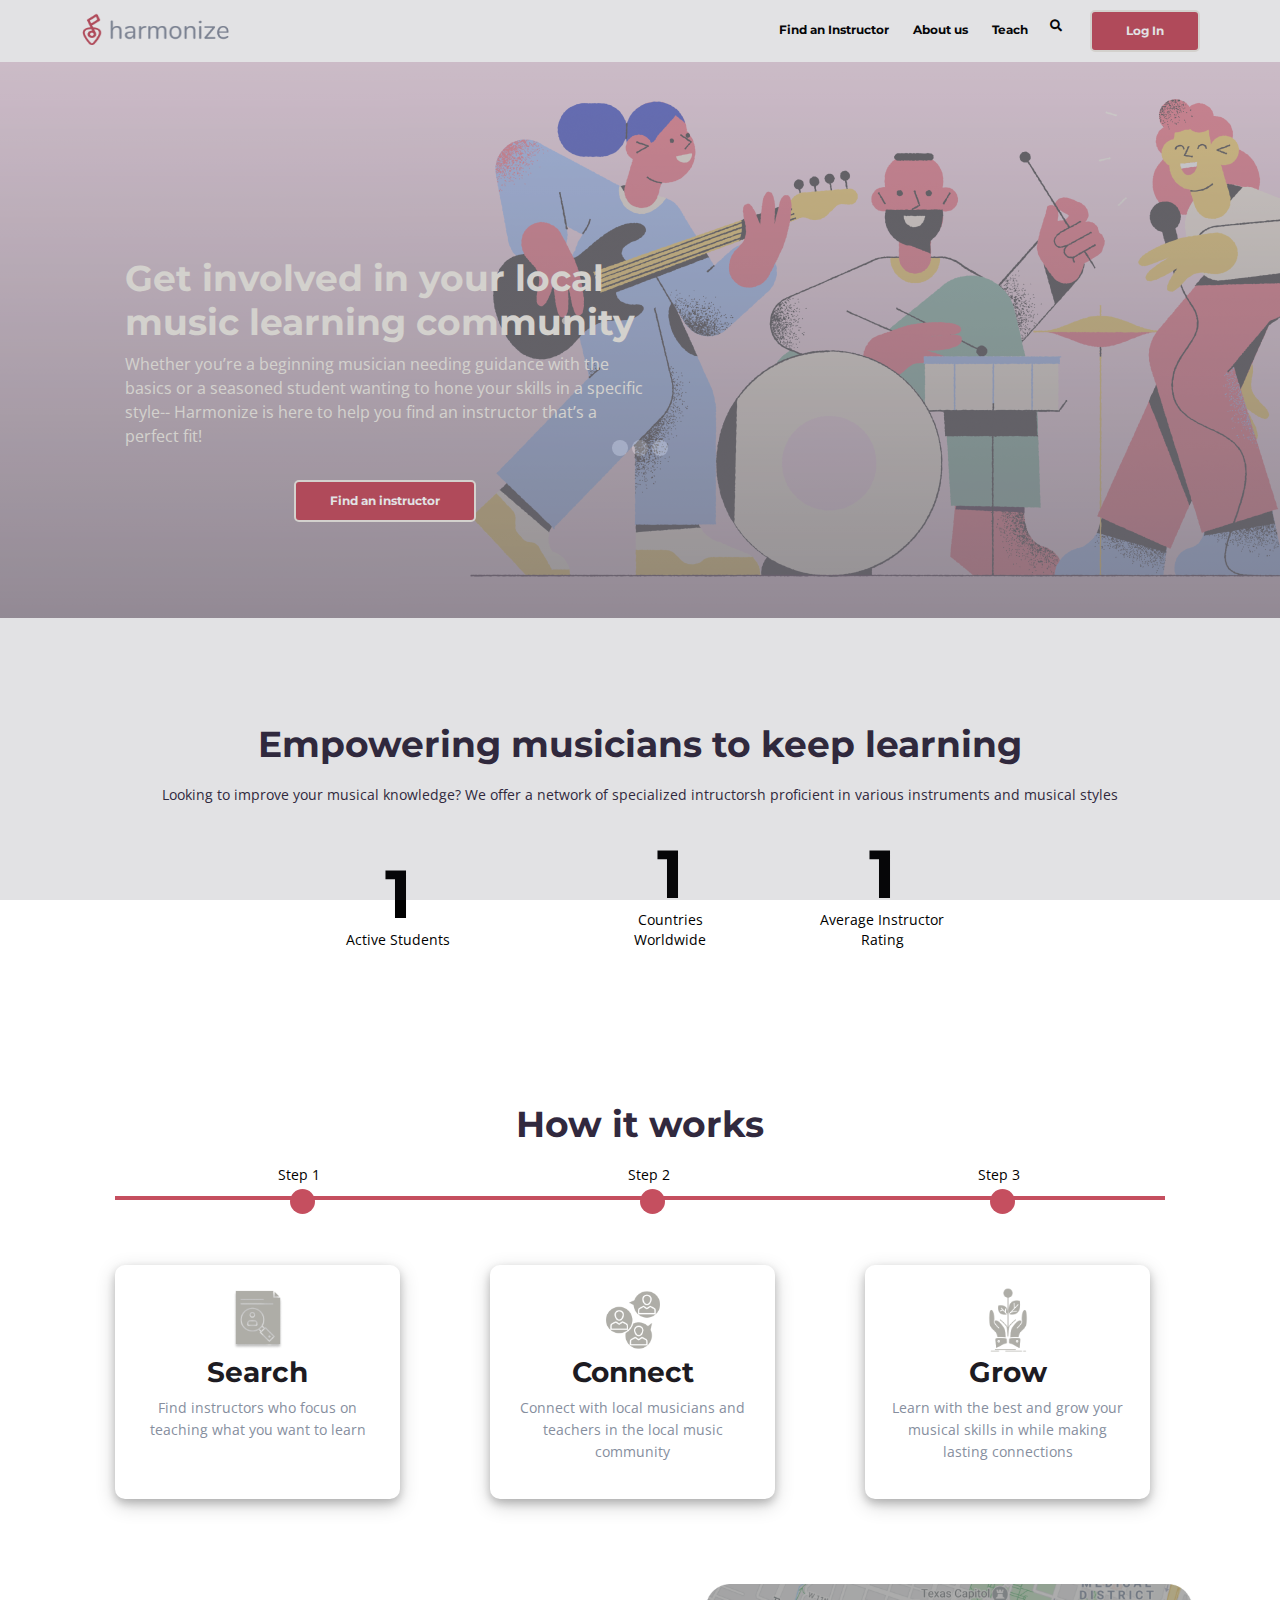
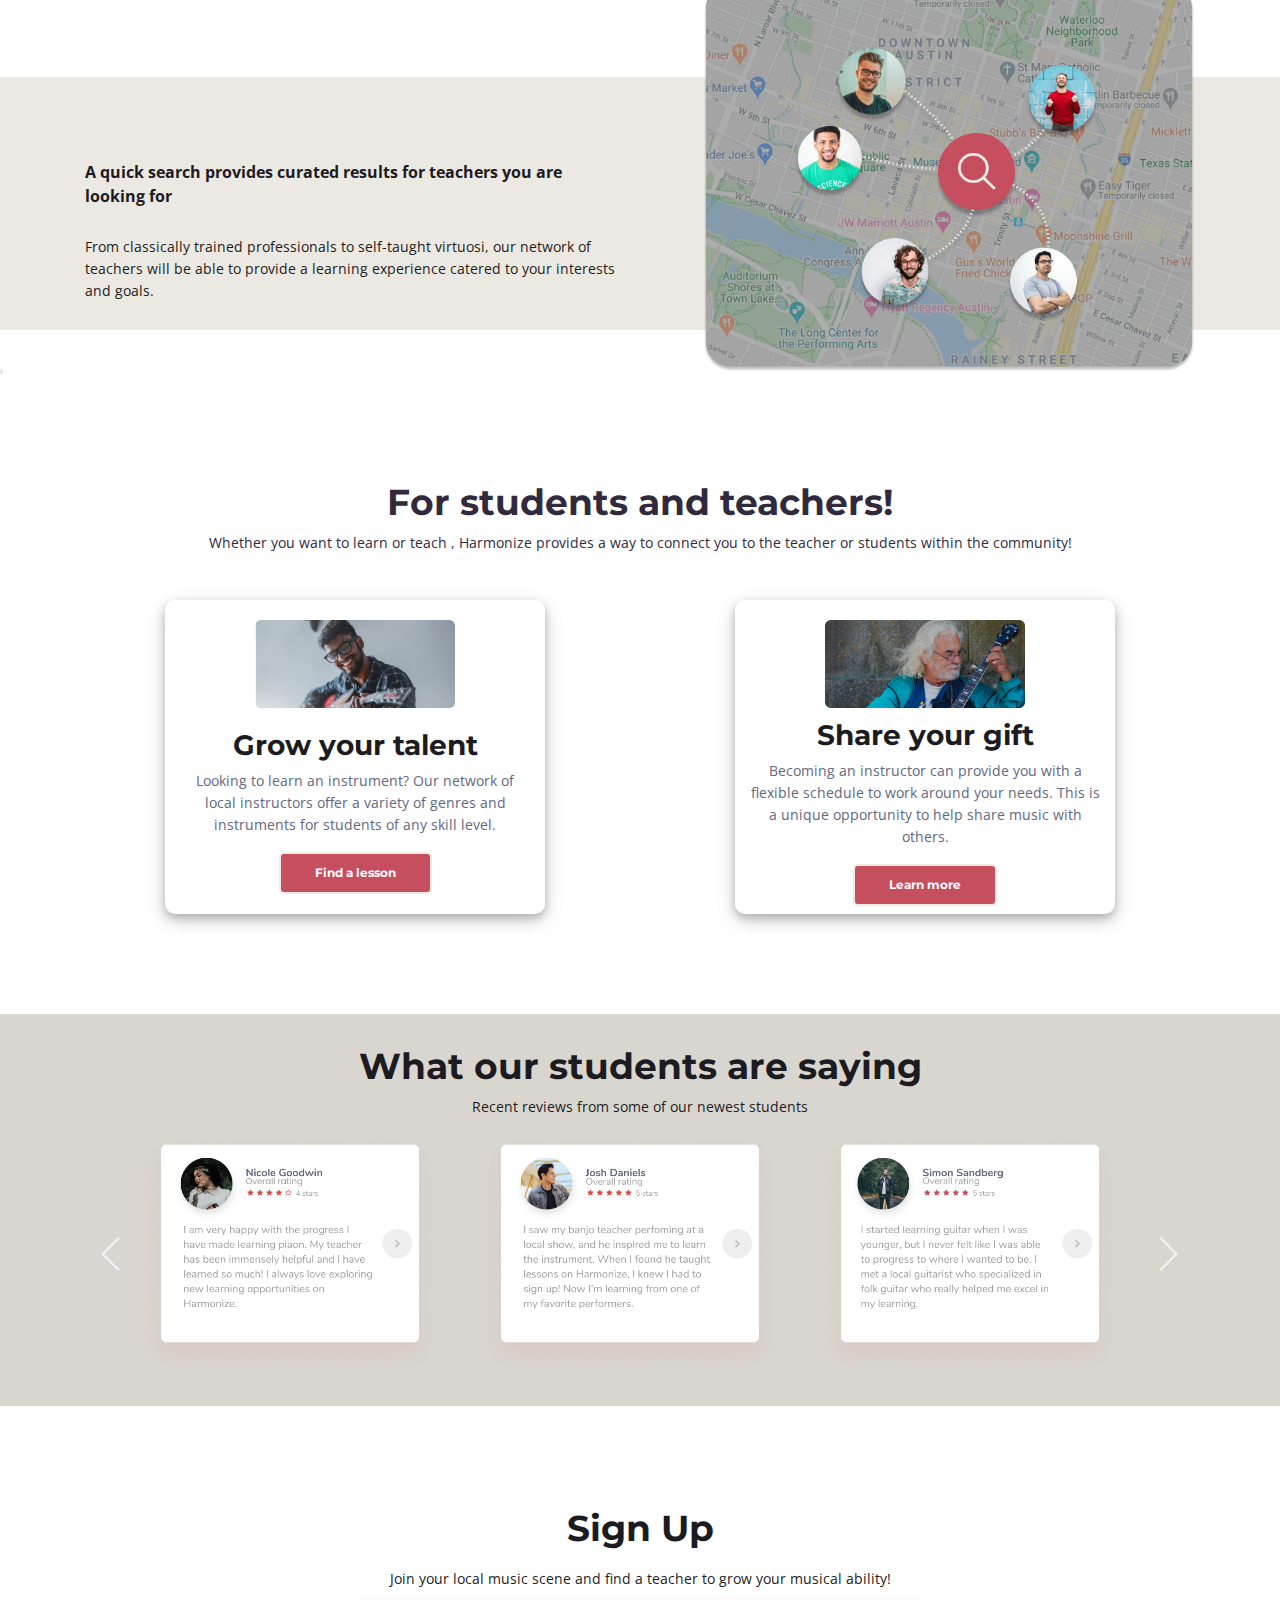
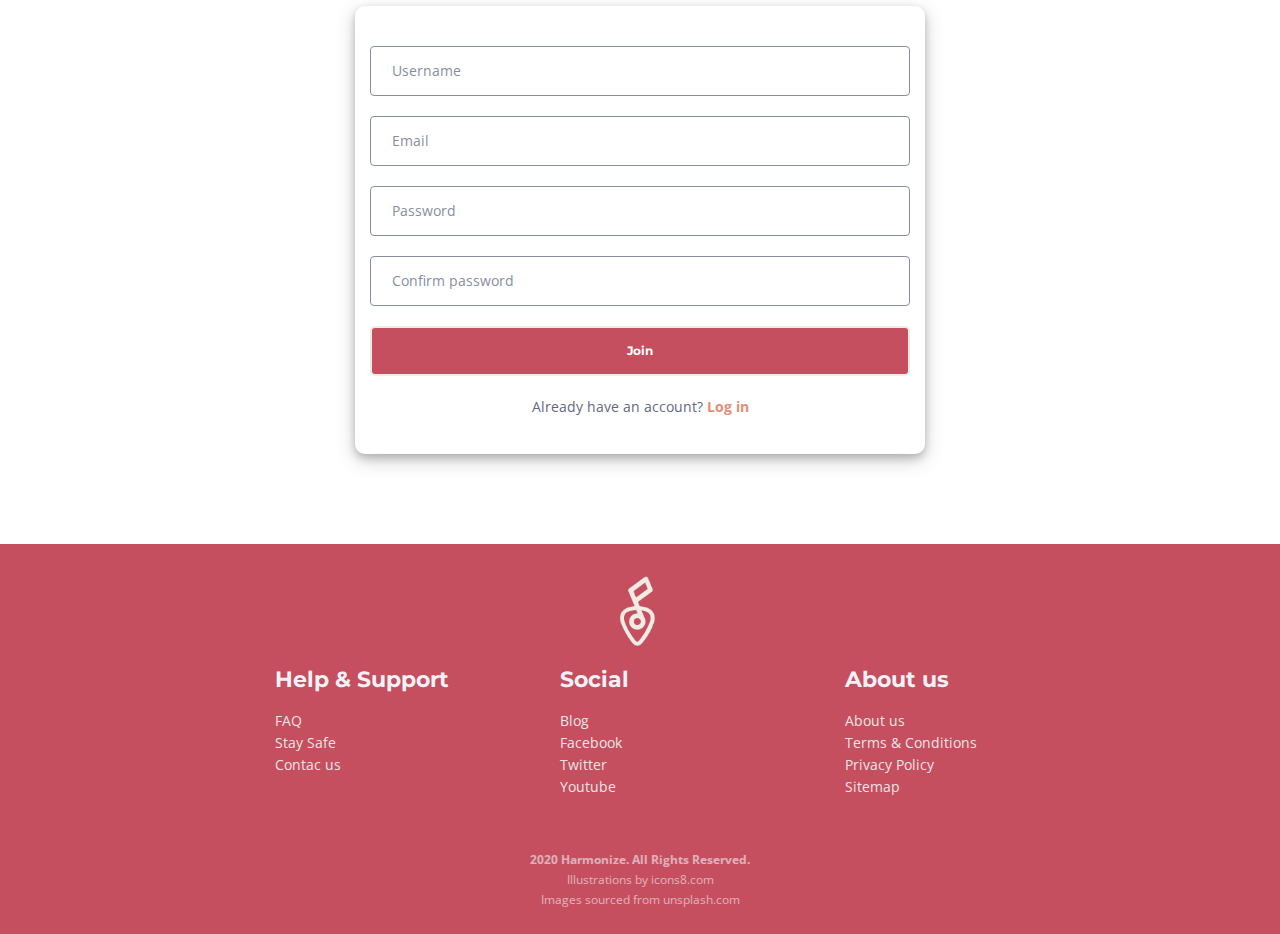
<file: index.html>
<!DOCTYPE html>
<html lang="en">
<head>
    <meta charset="utf-8">
    <meta name="viewport" content="width=device-width, initial-scale=1, shrink-to-fit=no">
    
    <!-- SEO Meta Tags -->
    <meta name="description" content="Free mobile app HTML landing page template to help you build a great online presence for your app which will convert visitors into users">
    <meta name="author" content="Inovatik">

    <!-- OG Meta Tags to improve the way the post looks when you share the page on LinkedIn, Facebook, Google+ -->
	<meta property="og:site_name" content="" /> <!-- website name -->
	<meta property="og:site" content="" /> <!-- website link -->
	<meta property="og:title" content=""/> <!-- title shown in the actual shared post -->
	<meta property="og:description" content="" /> <!-- description shown in the actual shared post -->
	<meta property="og:image" content="" /> <!-- image link, make sure it's jpg -->
	<meta property="og:url" content="" /> <!-- where do you want your post to link to -->
	<meta property="og:type" content="article" />

    <!-- Website Title -->
    <title>Harmonize </title>
    
    <!-- Styles -->
    <link href="https://fonts.googleapis.com/css?family=Montserrat:400,600,700" rel="stylesheet">
    <link href="https://fonts.googleapis.com/css?family=Open+Sans:400,400i,700,700i" rel="stylesheet">
    <link href="css/bootstrap.css" rel="stylesheet">
    <link href="css/fontawesome-all.css" rel="stylesheet">
    <link href="css/swiper.css" rel="stylesheet">
	<link href="css/magnific-popup.css" rel="stylesheet">
	<link href="css/styles.css" rel="stylesheet">
	
	<!-- Favicon  -->
    <link rel="icon" href="images/favicon.png">
</head>
<body data-spy="scroll" data-target=".fixed-top">
    
    <!-- Preloader -->
	<div class="spinner-wrapper">
        <div class="spinner">
            <div class="bounce1"></div>
            <div class="bounce2"></div>
            <div class="bounce3"></div>
        </div>
    </div>
    <!-- end of preloader -->
    

    <!-- Navbar -->
    <nav class="navbar navbar-expand-md navbar-dark navbar-custom fixed-top">
        <!-- Text Logo - Use this if you don't have a graphic logo -->
        <!-- <a class="navbar-brand logo-text page-scroll" href="index.html">Leno</a> -->

        <!-- Image Logo -->
        <a class="navbar-brand logo-image" href="index.html"><img src="images/logo.png" alt="alternative"></a> 
        
        <!-- Mobile Menu Toggle Button -->
        <button class="navbar-toggler" type="button" data-toggle="collapse" data-target="#navbarsExampleDefault" aria-controls="navbarsExampleDefault" aria-expanded="false" aria-label="Toggle navigation">
            <span class="navbar-toggler-awesome fas fa-bars"></span>
            <span class="navbar-toggler-awesome fas fa-times"></span>
        </button>
        <!-- end of mobile menu toggle button -->

        <div class="collapse navbar-collapse" id="navbarsExampleDefault">
            <ul class="navbar-nav ml-auto">
                <li class="nav-item">
                    <a class="nav-link page-scroll" href="instruments.html" >Find an Instructor</a>
                </li>
                <li class="nav-item">
                    <a class="nav-link page-scroll" href="#">About us</a>
                </li>
                <li class="nav-item">
                    <a class="nav-link page-scroll" href="#">Teach</a>
                </li>
                <li class="nav-item">
                    <i class="fa fa-search" style="color: black; padding-left: 10px; padding-right: 40px; width: 20px;"></i>
                </li>
                <li class="nav-item">
                    <a class="btn-solid-reg " href="#">Log In</a>
                </li>
            </ul>
        </div>
    </nav> <!-- end of navbar -->
    <!-- end of navbar -->


    <!-- Header -->
    <header id="header" class="header">
        <div class="header-content" >
            <div class="container">
                <div class="row">
                    <div class="text-container">
                        <div class="col-lg-6 banner-left">
                            <h2 style="color: #EEECE5;">Get involved in your local music learning community</h2>
                            <p class="p-large" style="color: #EEECE5;">Whether you’re a beginning musician needing guidance with the basics or a seasoned student wanting to hone your skills in a specific style-- Harmonize is here to help you find an instructor that’s a perfect fit!</p>
                            <center><a class="btn-solid-reg " href="instruments.html">Find an instructor</a></center>
                        </div>
                    </div>
                    
                    </div> <!-- end of col -->
                </div> <!-- end of row -->
            </div> <!-- end of container -->
    </header> <!-- end of header -->
    <!-- end of header -->


  
    <!-- Features -->
    <div id="features" class="tabs">
        <div class="container">
            <div class="row">
                <div class="col-lg-12">
                    <h2 style="color: #31293E;">Empowering musicians to keep learning</h2>
                    <center><p style="color: #31293E;">Looking to improve your musical knowledge? We offer a network of specialized intructorsh proficient in various instruments and musical styles</p></center>
                </div> <!-- end of col -->
            </div> <!-- end of row -->
               <!-- Statistics -->
                <div class="counter">
                    <div class="container">
                        <div class="row">
                            <div class="col-lg-12">
                            <!-- Counter -->
                                <div id="counter">
                                    <div class="cell" style="margin-right: 100px;">
                                        <div class="counter-value number-count" data-count="150000" style="color: black;">1 </div>
                              
                                        <p class="counter-info" style="color: black;">Active Students</p>
                                    </div>
                                    <div class="cell">
                                        <div class="counter-value number-count" data-count="47" style="color: black;">1</div>
                                        <p style="color: black;" class="counter-info">Countries Worldwide</p>
                                    </div>
                                    <div class="cell">
                                        <div class="counter-value number-count" data-count="4.6" style="color: black;">1</div>
                                        <p style="color: black;" class="counter-info">Average Instructor Rating</p>
                                    </div>
                                    
                                </div>
                                <!-- end of counter -->
                            </div> <!-- end of col -->
                        </div> <!-- end of row -->
                    </div> <!-- end of container -->
                </div> <!-- end of counter -->
    <!-- end of statistics --> 
    </div>
</div>
        

            <!-- Details 1 -->
    <div id="details" class="basic-2" >
        <div class="container">
             <center><h2 style=" color: #31293E;">How it works</h2></center>
            <div class="root" style="padding-bottom: 20px; padding-left: 30px; padding-right: 30px;">
              <ol class="progtrckr" data-progtrckr-steps="3">
                    <li class="progtrckr-done">Step 1</li>
                    <li class="progtrckr-done">Step 2</li>
                    <li class="progtrckr-done">Step 3</li>
                </ol>

            </div>

         </div> <!-- end of container -->
    </div> <!-- end of counter -->

      
    <div class="container marketing">
    <!-- Three columns of text below the carousel -->
        <center><div class="row" style="padding-bottom: 40px;">
          <div class="col-md-3 " style="border-style: 3px solid; border-color: #9D9D9D; border-radius: 10px; margin:45px; padding:20px; box-shadow: 0 4px 8px 0 rgba(0, 0, 0, 0.2), 0 6px 20px 0 rgba(0, 0, 0, 0.19);" >
            <img src="images/search.png" alt="alternative" style="width: 70px;">
            <h3 style="color: #1D1B22;">Search</h3>
            <p style="color: #868E9E;">Find instructors who focus on teaching what you want to learn</p>
          </div><!-- /.col-lg-4 -->
          <div class="col-md-3"  style="border-style: 3px solid; border-color: #9D9D9D; border-radius: 10px; margin:45px; padding:20px; box-shadow: 0 4px 8px 0 rgba(0, 0, 0, 0.2), 0 6px 20px 0 rgba(0, 0, 0, 0.19);">
            <img src="images/connect.png" alt="alternative" style="width: 70px;">
            <h3 style="color: #1D1B22;">Connect</h3>
            <p style="color: #868E9E;">Connect with local musicians and teachers in the local music community</p>
          </div><!-- /.col-lg-4 -->
          <div class="col-md-3"  style="border-style: 3px solid; border-color: #9D9D9D; border-radius: 10px; margin:45px; padding:20px; box-shadow: 0 4px 8px 0 rgba(0, 0, 0, 0.2), 0 6px 20px 0 rgba(0, 0, 0, 0.19);">
            <img src="images/grow.png" alt="alternative" style="width: 70px;">
            <h3 style="color: #1D1B22;">Grow</h3>
            <p style="color: #868E9E;">Learn with the best and grow your musical skills in while making lasting connections</p>
          </div><!-- /.col-lg-4 -->
        </div><!-- /.row --></center>
    </div>

    <div class="basic-4" style="background-image: url('images/download-background.jpg');  background-repeat: no-repeat, repeat;">
        <div class="container" >
            <div class="row" >
                <div class="col-lg-6 col-xl-6">
                    <div class="text-container">
                        <p class="p-large" style="color: #1D1B22;"><b> A quick search provides curated results for teachers you are looking for</b></p>
                        <p style="color: #1D1B22;">From classically trained professionals to self-taught virtuosi, our network of teachers will be able to provide a learning experience catered to your interests and goals.</p>
                    </div> <!-- end of text-container -->
                </div> <!-- end of col -->
                <div class="col-lg-6 col-xl-6">
                    <div class="image-container">
                        <img class="img-fluid" src="images/map.png" alt="alternative">
                    </div> <!-- end of img-container -->
                </div> <!-- end of col -->
            </div> <!-- end of row -->
        </div> <!-- end of container -->
    </div> <!-- end of basic-4 -->
    <!-- end of download -->

<div class="container marketing" style="padding-bottom: 60px;">
    <!-- Three columns of text below the carousel -->
    <center><h2 style=" color: #31293E;">For students and teachers!</h2>
        <p style=" color: #31293E; padding-bottom: 30px;">Whether you want to learn or teach , Harmonize provides a way to connect you to the teacher or students within the community!</p></center>
        <center><div class="row" style="padding-bottom: 40px;">
          <div class="col-md-4 offset-md-1 " style="border-style: 3px solid; border-color: #9D9D9D; box-shadow: 0 4px 8px 0 rgba(0, 0, 0, 0.2), 0 6px 20px 0 rgba(0, 0, 0, 0.19); border-radius: 10px; padding-bottom: 20px;">
            <img src="images/teacher.png" alt="alternative" style="padding-top: 20px; padding-bottom: 20px; width: 200px;">

            <h3 style="color: #1D1B22; ">Grow your talent</h3>
            <p style="color: #626780; ">Looking to learn an instrument? Our network of local instructors offer a variety of genres and instruments for students of any skill level.</p>
            <center><a class="btn-solid-reg " href="instruments.html">Find a lesson</a></center>
          </div><!-- /.col-lg-4 -->
          <div class="col-md-4 offset-md-2 "  style="border-style: 3px solid; border-color: #9D9D9D; border-radius: 10px;  box-shadow: 0 4px 8px 0 rgba(0, 0, 0, 0.2), 0 6px 20px 0 rgba(0, 0, 0, 0.19);">
            <img src="images/student.png" alt="alternative" style="padding-top: 20px;  padding-bottom: 10px; width: 200px;">
            <h3 style="color: #1D1B22; ">Share your gift</h3>
            <p style="color: #626780; ">Becoming an instructor can provide you with a flexible schedule to work around your needs. This is a unique opportunity to help share music with others.</p>
            <center><a class="btn-solid-reg " href="#">Learn more</a></center>
          </div><!-- /.col-lg-4 -->
        </div><!-- /.row --></center>
    </div>



    <!-- Testimonials -->
    <div class="slider-1">
        <div class="container">
            <div class="row">
                <div class="col-lg-12">
<center><h2 style=" color: #1D1B22; padding-top: 30px;">What our students are saying</h2>
        <p style=" color: #1D1B22;">Recent reviews from some of our newest students</p></center>
                    <!-- Card Slider -->
                    <div class="slider-container">
                        <div class="swiper-container card-slider">
                            <div class="swiper-wrapper">
                                
                                <!-- Slide -->
                                <div class="swiper-slide">
                                    <div class="card">
                                        <img  src="images/students1.png" alt="alternative" style="width: 300px;">
                                        
                                    </div>
                                </div> <!-- end of swiper-slide -->
                                <!-- end of slide -->
        
                                <!-- Slide -->
                                <div class="swiper-slide">
                                    <div class="card">
                                        <img  src="images/students2.png" alt="alternative" style="width: 300px;">
                                        
                                    </div>        
                                </div> <!-- end of swiper-slide -->
                                <!-- end of slide -->
        
                                <!-- Slide -->
                                <div class="swiper-slide">
                                    <div class="card">
                                        <img  src="images/students3.png" alt="alternative" style="width: 300px;">
                                       
                                    </div>        
                                </div> <!-- end of swiper-slide -->
                                <!-- end of slide -->
        
                                <!-- Slide -->
                                <div class="swiper-slide">
                                    <div class="card">
                                        <img  src="images/students1.png" alt="alternative" style="width: 300px;">
                                        
                                    </div>
                                </div> <!-- end of swiper-slide -->
                                <!-- end of slide -->
        
                                <!-- Slide -->
                                <div class="swiper-slide">
                                    <div class="card">
                                        <img  src="images/students2.png" alt="alternative" style="width: 300px;">
                                        
                                    </div>        
                                </div> <!-- end of swiper-slide -->
                                <!-- end of slide -->
        
                                <!-- Slide -->
                                <div class="swiper-slide">
                                    <div class="card">
                                        <img src="images/students3.png" alt="alternative" style="width: 300px;">
                                        
                                    </div>        
                                </div> <!-- end of swiper-slide -->
                                <!-- end of slide -->
                            
                            </div> <!-- end of swiper-wrapper -->
        
                            <!-- Add Arrows -->
                            <div class="swiper-button-next"></div>
                            <div class="swiper-button-prev"></div>
                            <!-- end of add arrows -->
        
                        </div> <!-- end of swiper-container -->
                    </div> <!-- end of slider-container -->
                    <!-- end of card slider -->

                </div> <!-- end of col -->
            </div> <!-- end of row -->
        </div> <!-- end of container -->
    </div> <!-- end of slider-1 -->
    <!-- end of testimonials -->

<div id="contact" class="form">
        <div class="container">
            <div class="row">
                <div class="col-lg-12">
                    <center><h2 style=" color: #1D1B22;">Sign Up</h2>
                    <p style=" color: #1D1B22;">Join your local music scene and find a teacher to grow your musical ability!</p></center>
                </div> <!-- end of col -->
            </div> <!-- end of row -->
            <div class="row">
                <div class="col-lg-6 offset-lg-3" style="border-style: 3px solid; border-color: #868E9E; border-radius: 10px; padding-bottom: 20px; box-shadow: 0 4px 8px 0 rgba(0, 0, 0, 0.2), 0 6px 20px 0 rgba(0, 0, 0, 0.19);">
                    
                    <!-- Contact Form -->
                    <form id="contactForm" data-toggle="validator" data-focus="false" style="padding-top: 40px;">
                        <div class="form-group">
                            <input type="text" class="form-control-input" id="cname" required>
                            <label class="label-control" for="cname">Username</label>
                            <div class="help-block with-errors"></div>
                        </div>
                        <div class="form-group">
                            <input type="email" class="form-control-input" id="cemail" required>
                            <label class="label-control" for="cemail">Email</label>
                            <div class="help-block with-errors"></div>
                        </div>
                        <div class="form-group">
                            <input type="email" class="form-control-input" id="cemail" required>
                            <label class="label-control" for="cemail">Password</label>
                            <div class="help-block with-errors"></div>
                        </div>
                        <div class="form-group">
                            <input type="email" class="form-control-input" id="cemail" required>
                            <label class="label-control" for="cemail">Confirm password</label>
                            <div class="help-block with-errors"></div>
                        </div>
                        <div class="form-group">
                            <button type="submit" class="form-control-submit-button">Join</button>
                        </div>
                        <div class="form-message">
                            <div id="cmsgSubmit" class="h3 text-center hidden"></div>
                        </div>
                        <center><p style=" color: #626780;">Already have an account? <b style="color: #E18F74;"> Log in</b></p></center>
                    </form>
                    <!-- end of contact form -->

                </div> <!-- end of col -->
            </div> <!-- end of row -->
        </div> <!-- end of container -->
    </div> <!-- end of form -->
    <!-- end of contact -->


            
 <!-- Footer -->
    <div class="footer">
        <div class="container">
            <center><img src="images/footerlogo.png" style="padding-bottom: 20px; background-color: #C54F5F; width: 50px;"></center>
            <div class="row">

                <div class="col-md-2">
                    
                </div> <!-- end of col -->
                <div class="col-md-3">
                    <div class="footer-col">
                        <h4>Help & Support</h4>
                        <li class="media">
                            FAQ
                        </li>
                        <li class="media">
                            Stay Safe
                        </li>
                        <li class="media">
                            Contac us
                        </li>
                    </div>
                </div> <!-- end of col -->

                <div class="col-md-3">
                    <div class="footer-col">
                        <h4>Social</h4>
                        <li class="media">
                            Blog
                        </li>
                        <li class="media">
                            Facebook
                        </li>
                        <li class="media">
                            Twitter
                        </li>
                        <li class="media">
                            Youtube
                        </li>
                    </div>
                </div> <!-- end of col -->

                <div class="col-md-3">
                    <div class="footer-col">
                        <h4>About us</h4>
                        <li class="media">
                            About us
                        </li>
                        <li class="media">
                            Terms & Conditions
                        </li>
                        <li class="media">
                            Privacy Policy
                        </li>
                        <li class="media">
                            Sitemap
                        </li>
                    </div>
                </div> <!-- end of col -->
                <div class="col-md-1">
                    
                </div> <!-- end of col -->

            </div> <!-- end of row -->
        </div> <!-- end of container -->
    </div> <!-- end of footer -->  
    <!-- end of footer -->


    <!-- Copyright -->
    <div class="copyright">
        <div class="container">
            <div class="row">
                <div class="col-lg-12">
                    <p class="p-small"><b> 2020 Harmonize. All Rights Reserved.</b>
                        <br> Illustrations by icons8.com
                        <br> Images sourced from unsplash.com</p>
                </div> <!-- end of col -->
            </div> <!-- enf of row -->
        </div> <!-- end of container -->
    </div> <!-- end of copyright --> 
    <!-- end of copyright -->

    <!-- Copyright -->
    
    
    	
    <!-- Scripts -->
    <script src="js/jquery.min.js"></script> <!-- jQuery for Bootstrap's JavaScript plugins -->
    <script src="js/popper.min.js"></script> <!-- Popper tooltip library for Bootstrap -->
    <script src="js/bootstrap.min.js"></script> <!-- Bootstrap framework -->
    <script src="js/jquery.easing.min.js"></script> <!-- jQuery Easing for smooth scrolling between anchors -->
    <script src="js/swiper.min.js"></script> <!-- Swiper for image and text sliders -->
    <script src="js/jquery.magnific-popup.js"></script> <!-- Magnific Popup for lightboxes -->
    <script src="js/morphext.min.js"></script> <!-- Morphtext rotating text in the header -->
    <script src="js/validator.min.js"></script> <!-- Validator.js - Bootstrap plugin that validates forms -->
    <script src="js/scripts.js"></script> <!-- Custom scripts -->
</body>
</html>
</file>
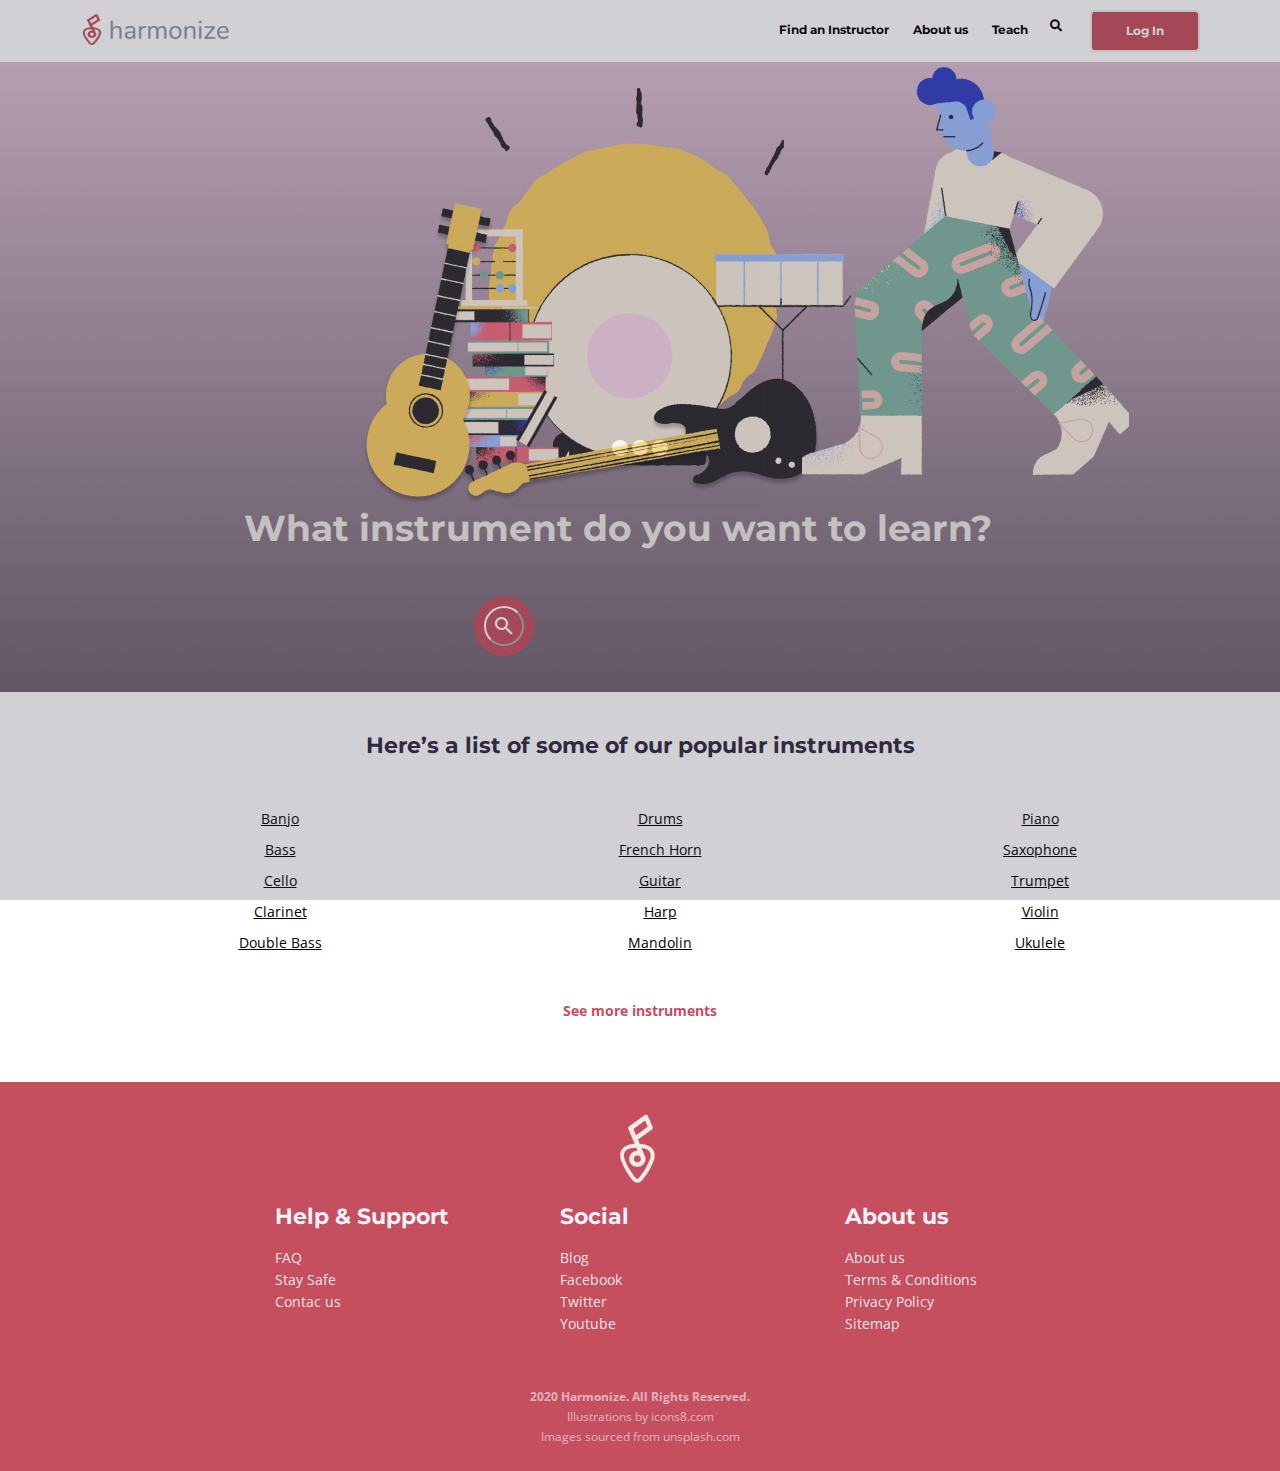
<file: instruments.html>
<!DOCTYPE html>
<html lang="en">
<head>
    <meta charset="utf-8">
    <meta name="viewport" content="width=device-width, initial-scale=1, shrink-to-fit=no">
    
    <!-- SEO Meta Tags -->
    <meta name="description" content="Free mobile app HTML landing page template to help you build a great online presence for your app which will convert visitors into users">
    <meta name="author" content="Inovatik">

    <!-- OG Meta Tags to improve the way the post looks when you share the page on LinkedIn, Facebook, Google+ -->
	<meta property="og:site_name" content="" /> <!-- website name -->
	<meta property="og:site" content="" /> <!-- website link -->
	<meta property="og:title" content=""/> <!-- title shown in the actual shared post -->
	<meta property="og:description" content="" /> <!-- description shown in the actual shared post -->
	<meta property="og:image" content="" /> <!-- image link, make sure it's jpg -->
	<meta property="og:url" content="" /> <!-- where do you want your post to link to -->
	<meta property="og:type" content="article" />

    <!-- Website Title -->
    <title>Harmonize </title>
    
    <!-- Styles -->
    <link href="https://fonts.googleapis.com/css?family=Montserrat:400,600,700" rel="stylesheet">
    <link href="https://fonts.googleapis.com/css?family=Open+Sans:400,400i,700,700i" rel="stylesheet">
    <link href="css/bootstrap.css" rel="stylesheet">
    <link href="css/fontawesome-all.css" rel="stylesheet">
    <link href="css/swiper.css" rel="stylesheet">
	<link href="css/magnific-popup.css" rel="stylesheet">
	<link href="css/styles.css" rel="stylesheet">
    <link href="https://fonts.googleapis.com/icon?family=Material+Icons" rel="stylesheet">

	
	<!-- Favicon  -->
    <link rel="icon" href="images/favicon.png">
</head>
<body data-spy="scroll" data-target=".fixed-top">
    
    <!-- Preloader -->
	<div class="spinner-wrapper">
        <div class="spinner">
            <div class="bounce1"></div>
            <div class="bounce2"></div>
            <div class="bounce3"></div>
        </div>
    </div>
    <!-- end of preloader -->
    

    <!-- Navbar -->
    <nav class="navbar navbar-expand-md navbar-dark navbar-custom fixed-top">
        <!-- Text Logo - Use this if you don't have a graphic logo -->
        <!-- <a class="navbar-brand logo-text page-scroll" href="index.html">Leno</a> -->

        <!-- Image Logo -->
        <a class="navbar-brand logo-image" href="index.html"><img src="images/logo.png" alt="alternative"></a> 
        
        <!-- Mobile Menu Toggle Button -->
        <button class="navbar-toggler" type="button" data-toggle="collapse" data-target="#navbarsExampleDefault" aria-controls="navbarsExampleDefault" aria-expanded="false" aria-label="Toggle navigation">
            <span class="navbar-toggler-awesome fas fa-bars"></span>
            <span class="navbar-toggler-awesome fas fa-times"></span>
        </button>
        <!-- end of mobile menu toggle button -->

        <div class="collapse navbar-collapse" id="navbarsExampleDefault">
            <ul class="navbar-nav ml-auto">
                <li class="nav-item">
                    <a class="nav-link page-scroll" href="#" >Find an Instructor</a>
                </li>
                <li class="nav-item">
                    <a class="nav-link page-scroll" href="#">About us</a>
                </li>
                <li class="nav-item">
                    <a class="nav-link page-scroll" href="#">Teach</a>
                </li>
                <li class="nav-item">
                    <i class="fa fa-search" style="color: black; padding-left: 10px; padding-right: 40px; width: 20px;"></i>
                </li>
                <li class="nav-item">
                    <a class="btn-solid-reg " href="#">Log In</a>
                </li>
            </ul>
        </div>
    </nav> <!-- end of navbar -->
    <!-- end of navbar -->


    <!-- Header -->
    <header id="header" class="header" style="background-image: url('images/background-instruments.png'); background-repeat: no-repeat; ">
        <div class="header-content" >
            <div class="container">
                <div class="row">
                    <div class="text-container" style="padding-top: 250px;  text-align: center; ">
                       <div class="col-lg-12">
                            <center><h2 style="color: #EEECE5; padding-left: 30px;">What instrument do you want to learn?</h2>
                            <p style="color: transparent;">Looking to improve your musical knowledge? We offer a network of specialized intructorsh proficient in various instruments and musical styles</p></center>
                         </div> 
                            <div class="searchBox" >

            <input class="searchInput"type="text" name="" placeholder="Search instruments...">
            <button class="searchButton" href="#">
                <i class="material-icons">
                    search
                </i>
            </button>
        </div>

                    </div>

                </div> <!-- end of row -->
            </div> <!-- end of container -->
        </div>
    </header> <!-- end of header -->
    <!-- end of header -->

    <div class="container marketing" style="padding-bottom: 60px;">
         <center><h4 style=" color: #31293E; padding-top: 40px; padding-bottom: 40px;">Here’s a list of some of our popular instruments</h4></center>
    <!-- Three columns of text below the carousel -->
        <center><div class="row" style="padding-bottom: 30px;" >
          <div class="col-md-4"  >
            <ul class="instruments" style="list-style-type:none;">
                <li>Banjo</li>
                <li>Bass</li>
                <li>Cello</li>
                <li>Clarinet</li>
                <li>Double Bass</li>
            </ul>
          </div><!-- /.col-lg-4 -->
          <div class="col-md-4"  >
            <ul class="instruments" style="list-style-type:none;">
                <li>Drums</li>
                <li>French Horn</li>
                <li><a href="profile.html">Guitar</a></li>
                <li>Harp</li>
                <li>Mandolin</li>
            </ul>
          </div><!-- /.col-lg-4 -->
          <div class="col-md-4"  >
            <ul class="instruments" style="list-style-type:none;">
                <li>Piano</li>
                <li>Saxophone</li>
                <li>Trumpet</li>
                <li>Violin</li>
                <li>Ukulele</li>
            </ul>
          </div><!-- /.col-lg-4 -->
        </div><!-- /.row --></center>
        <center><a href="#" style="color: #C54F5F; text-decoration-line:none;" ><b>See more instruments</b></a></center>
    </div>



            
 <!-- Footer -->
    <div class="footer">
        <div class="container">
            <center><img src="images/footerlogo.png" style="padding-bottom: 20px; background-color: #C54F5F; width: 50px;"></center>
            <div class="row">

                <div class="col-md-2">
                    
                </div> <!-- end of col -->
                <div class="col-md-3">
                    <div class="footer-col">
                        <h4>Help & Support</h4>
                        <li class="media">
                            FAQ
                        </li>
                        <li class="media">
                            Stay Safe
                        </li>
                        <li class="media">
                            Contac us
                        </li>
                    </div>
                </div> <!-- end of col -->

                <div class="col-md-3">
                    <div class="footer-col">
                        <h4>Social</h4>
                        <li class="media">
                            Blog
                        </li>
                        <li class="media">
                            Facebook
                        </li>
                        <li class="media">
                            Twitter
                        </li>
                        <li class="media">
                            Youtube
                        </li>
                    </div>
                </div> <!-- end of col -->

                <div class="col-md-3">
                    <div class="footer-col">
                        <h4>About us</h4>
                        <li class="media">
                            About us
                        </li>
                        <li class="media">
                            Terms & Conditions
                        </li>
                        <li class="media">
                            Privacy Policy
                        </li>
                        <li class="media">
                            Sitemap
                        </li>
                    </div>
                </div> <!-- end of col -->
                <div class="col-md-1">
                    
                </div> <!-- end of col -->

            </div> <!-- end of row -->
        </div> <!-- end of container -->
    </div> <!-- end of footer -->  
    <!-- end of footer -->


    <!-- Copyright -->
    <div class="copyright">
        <div class="container">
            <div class="row">
                <div class="col-lg-12">
                    <p class="p-small"><b> 2020 Harmonize. All Rights Reserved.</b>
                        <br> Illustrations by icons8.com
                        <br> Images sourced from unsplash.com</p>
                </div> <!-- end of col -->
            </div> <!-- enf of row -->
        </div> <!-- end of container -->
    </div> <!-- end of copyright --> 
    <!-- end of copyright -->

    <!-- Copyright -->
    
    
    	
    <!-- Scripts -->
    <script src="js/jquery.min.js"></script> <!-- jQuery for Bootstrap's JavaScript plugins -->
    <script src="js/popper.min.js"></script> <!-- Popper tooltip library for Bootstrap -->
    <script src="js/bootstrap.min.js"></script> <!-- Bootstrap framework -->
    <script src="js/jquery.easing.min.js"></script> <!-- jQuery Easing for smooth scrolling between anchors -->
    <script src="js/swiper.min.js"></script> <!-- Swiper for image and text sliders -->
    <script src="js/jquery.magnific-popup.js"></script> <!-- Magnific Popup for lightboxes -->
    <script src="js/morphext.min.js"></script> <!-- Morphtext rotating text in the header -->
    <script src="js/validator.min.js"></script> <!-- Validator.js - Bootstrap plugin that validates forms -->
    <script src="js/scripts.js"></script> <!-- Custom scripts -->
</body>
</html>
</file>
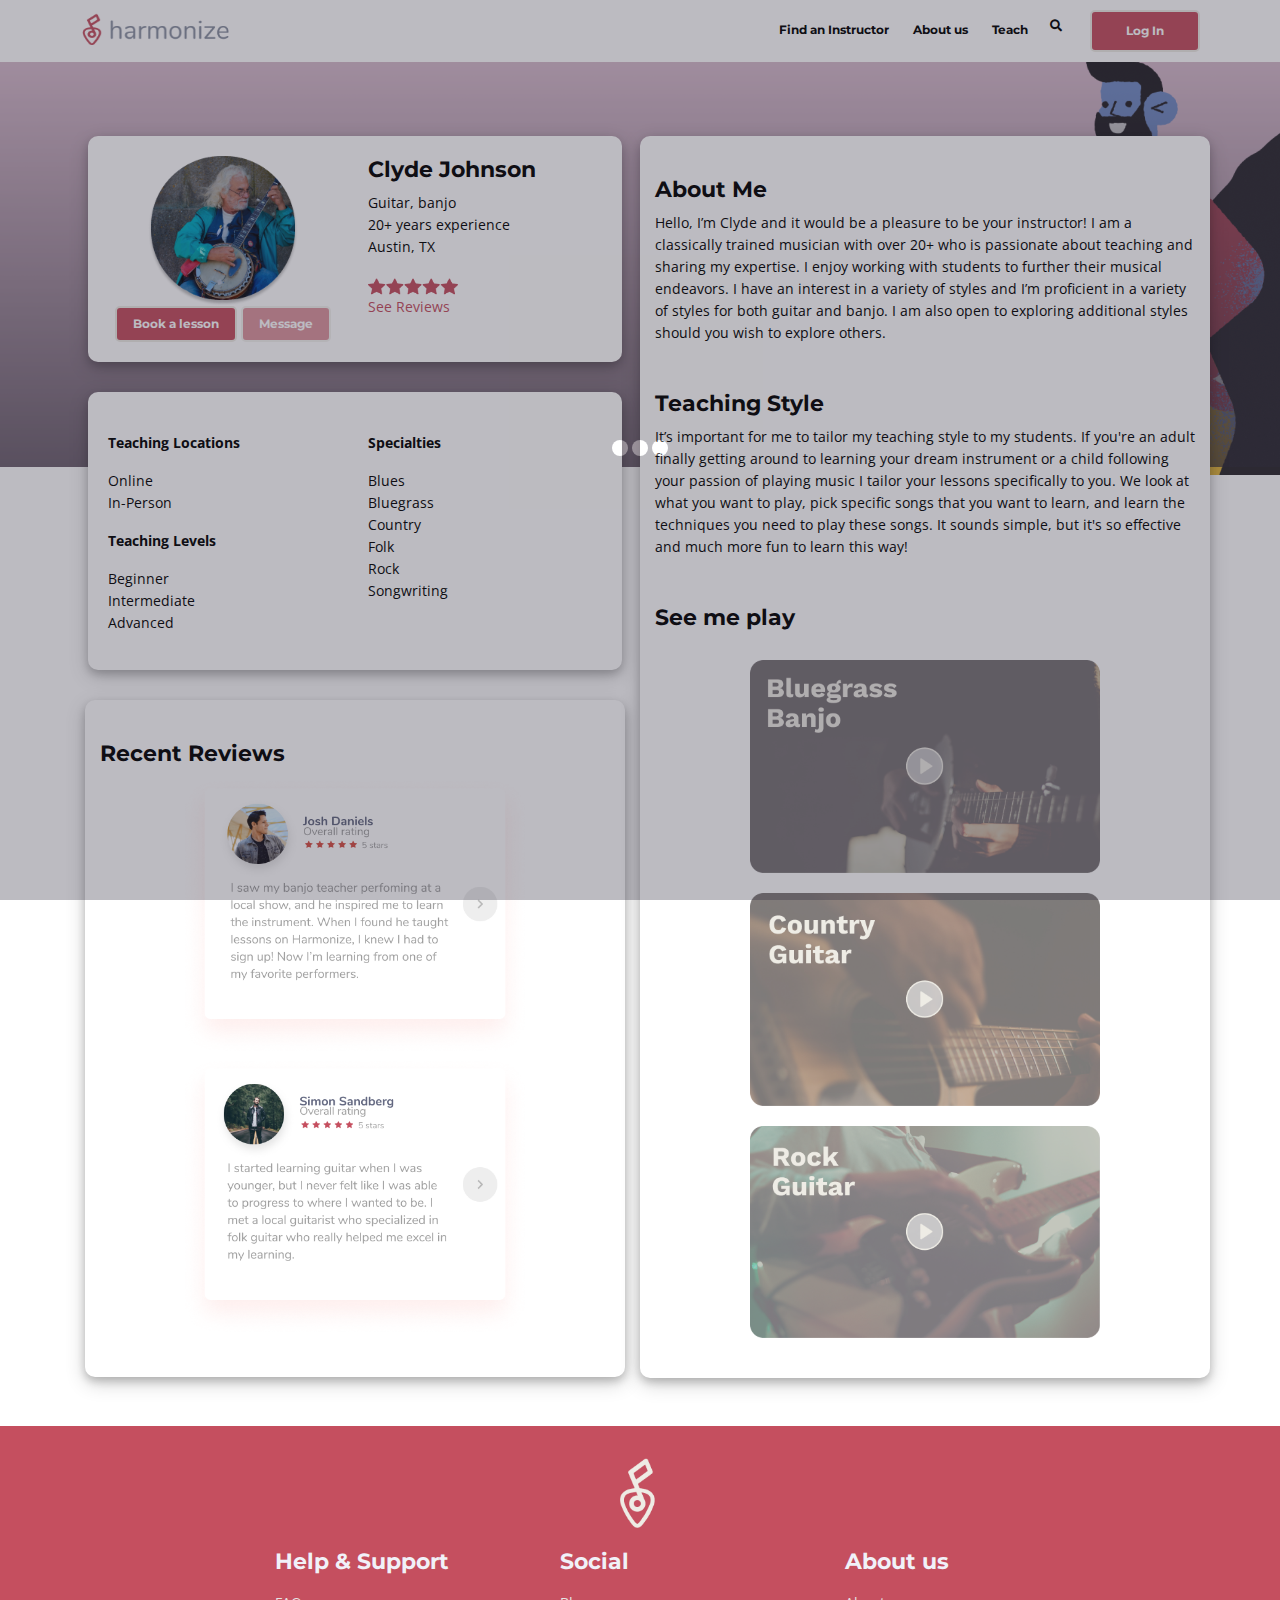
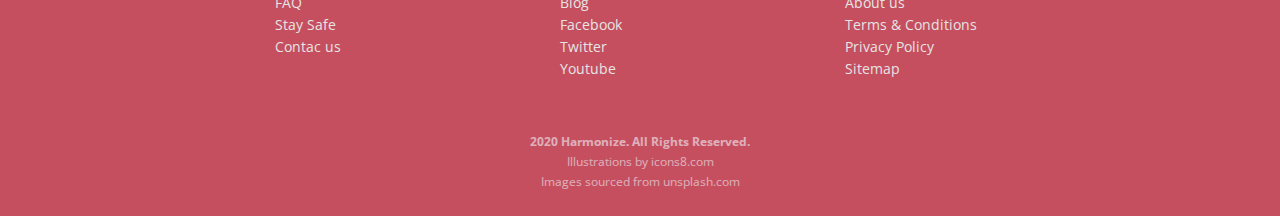
<file: profile.html>
<!DOCTYPE html>
<html lang="en">
<head>
    <meta charset="utf-8">
    <meta name="viewport" content="width=device-width, initial-scale=1, shrink-to-fit=no">
    
    <!-- SEO Meta Tags -->
    <meta name="description" content="Free mobile app HTML landing page template to help you build a great online presence for your app which will convert visitors into users">
    <meta name="author" content="Inovatik">

    <!-- OG Meta Tags to improve the way the post looks when you share the page on LinkedIn, Facebook, Google+ -->
	<meta property="og:site_name" content="" /> <!-- website name -->
	<meta property="og:site" content="" /> <!-- website link -->
	<meta property="og:title" content=""/> <!-- title shown in the actual shared post -->
	<meta property="og:description" content="" /> <!-- description shown in the actual shared post -->
	<meta property="og:image" content="" /> <!-- image link, make sure it's jpg -->
	<meta property="og:url" content="" /> <!-- where do you want your post to link to -->
	<meta property="og:type" content="article" />

    <!-- Website Title -->
    <title>Harmonize </title>
    
    <!-- Styles -->
    <link href="https://fonts.googleapis.com/css?family=Montserrat:400,600,700" rel="stylesheet">
    <link href="https://fonts.googleapis.com/css?family=Open+Sans:400,400i,700,700i" rel="stylesheet">
    <link href="css/bootstrap.css" rel="stylesheet">
    <link href="css/fontawesome-all.css" rel="stylesheet">
    <link href="css/swiper.css" rel="stylesheet">
	<link href="css/magnific-popup.css" rel="stylesheet">
	<link href="css/styles.css" rel="stylesheet">
    <link href="https://fonts.googleapis.com/icon?family=Material+Icons" rel="stylesheet">



	<!-- Favicon  -->
    <link rel="icon" href="images/favicon.png">
</head>
<body data-spy="scroll" data-target=".fixed-top">
    
    <!-- Preloader -->
	<div class="spinner-wrapper">
        <div class="spinner">
            <div class="bounce1"></div>
            <div class="bounce2"></div>
            <div class="bounce3"></div>
        </div>
    </div>
    <!-- end of preloader -->
    

    <!-- Navbar -->
    <nav class="navbar navbar-expand-md navbar-dark navbar-custom fixed-top">
        <!-- Text Logo - Use this if you don't have a graphic logo -->
        <!-- <a class="navbar-brand logo-text page-scroll" href="index.html">Leno</a> -->

        <!-- Image Logo -->
        <a class="navbar-brand logo-image" href="index.html"><img src="images/logo.png" alt="alternative"></a> 
        
        <!-- Mobile Menu Toggle Button -->
        <button class="navbar-toggler" type="button" data-toggle="collapse" data-target="#navbarsExampleDefault" aria-controls="navbarsExampleDefault" aria-expanded="false" aria-label="Toggle navigation">
            <span class="navbar-toggler-awesome fas fa-bars"></span>
            <span class="navbar-toggler-awesome fas fa-times"></span>
        </button>
        <!-- end of mobile menu toggle button -->

        <div class="collapse navbar-collapse" id="navbarsExampleDefault">
            <ul class="navbar-nav ml-auto">
                <li class="nav-item">
                    <a class="nav-link page-scroll" href="#" >Find an Instructor</a>
                </li>
                <li class="nav-item">
                    <a class="nav-link page-scroll" href="#">About us</a>
                </li>
                <li class="nav-item">
                    <a class="nav-link page-scroll" href="#">Teach</a>
                </li>
                <li class="nav-item">
                    <i class="fa fa-search" style="color: black; padding-left: 10px; padding-right: 40px; width: 20px;"></i>
                </li>
                <li class="nav-item">
                    <a class="btn-solid-reg " href="#">Log In</a>
                </li>
            </ul>
        </div>
    </nav> <!-- end of navbar -->
    <!-- end of navbar -->


    <!-- Header -->
    <header id="header" class="header" style="background-image: url('images/background-profile.png'); background-repeat: no-repeat; ">
        <div class="header-content" >
            <div class="container">
                <div class="row">
                    <div class="col-md-6 col-sm-9 col-xs-12" >

                        <div class="row" style="background-color: white; border-color: #9D9D9D; box-shadow: 0 4px 8px 0 rgba(0, 0, 0, 0.2), 0 6px 20px 0 rgba(0, 0, 0, 0.19); border-radius: 10px; padding: 20px 10px 0 5px; margin-left: 3px; margin-right: 3px; margin-bottom: 30px;">
                            <div class="col-xs-12 col-md-6" style="padding-bottom: 20px;" >
                                <center><img  src="images/instructor.png" alt="alternative" style="width: 150px;">
                                    <a class="btn-solid-reg " href="#" style="padding: 1rem 1rem 1rem 1rem;">Book a lesson</a>
                                    <a class="btn-solid-reg " href="#" style="padding: 1rem 1rem 1rem 1rem; opacity: 0.6;">Message</a>
                                </center>
                            </div>
                             <div class="col-xs-12 col-md-6" >
                                <h4 style="color: black;">Clyde Johnson</h4>
                                <p style="color: black;">Guitar, banjo
                                <br>20+ years experience
                                <br>Austin, TX</p>
                                <img  src="images/review.png" alt="alternative" style="width: 90px;"> <p style="color: #C54F5F;">See Reviews</p>
                            </div>
                            
                           
                        </div>
                        <div class="row" style="background-color: white; border-color: #9D9D9D; box-shadow: 0 4px 8px 0 rgba(0, 0, 0, 0.2), 0 6px 20px 0 rgba(0, 0, 0, 0.19); border-radius: 10px; padding-bottom: 20px; padding: 20px 10px 0 5px; margin-left: 3px; margin-right: 3px; margin-bottom: 30px;">
                            <div class="col-xs-12 col-md-6" style="padding-bottom: 20px;" >
                                <p style="padding-top: 20px; color: black;"><b>Teaching Locations</b></p>
                                <p style="color: black;">Online
                                <br>In-Person </p>
                                <p style="color: black;"><b>Teaching Levels</b></p>
                                <p style="color: black;">Beginner
                                <br>Intermediate
                                <br>Advanced</p>
                            </div>
                             <div class="col-xs-12 col-md-6" >
                                <p style="padding-top: 20px; color: black;"><b>Specialties</b></p>
                                <p style="color: black;">Blues
                                <br>Bluegrass
                                <br>Country
                                <br>Folk
                                <br>Rock
                                <br>Songwriting</p>
                            </div>
                        </div>
                         <div class="col-md-12" style="border-style: 3px solid; background-color: white; border-color: #9D9D9D; box-shadow: 0 4px 8px 0 rgba(0, 0, 0, 0.2), 0 6px 20px 0 rgba(0, 0, 0, 0.19); border-radius: 10px; padding-bottom: 40px; padding-top: 40px;">
                            <h4 style="color: black;">Recent Reviews</h4> 
                            <center><img  src="images/students2.png" alt="alternative" style="width: 350px;">
                            <img  src="images/students3.png" alt="alternative" style="width: 350px;"></center>
                        </div>
                            
                    </div>
                    <div class="col-md-6 col-sm-9 col-xs-12" style="border-style: 3px solid; background-color: white;  border-color: #9D9D9D; box-shadow: 0 4px 8px 0 rgba(0, 0, 0, 0.2), 0 6px 20px 0 rgba(0, 0, 0, 0.19); border-radius: 10px; padding-top: 40px;">
                         <h4 style="color: black;">About Me</h4> 
                         <p style="color: black;">Hello, I’m Clyde and it would be a pleasure to be your instructor! I am a classically trained musician with over 20+ who is passionate about teaching and sharing my expertise. I enjoy working with students to further their musical endeavors. I have an interest in a variety of styles and I’m proficient in a variety of styles for both guitar and banjo. I am also open to exploring additional styles should you wish to explore others. </p>

                         <h4 style="color: black; padding-top: 30px;">Teaching Style</h4> 
                         <p style="color: black;">It’s important for me to tailor my teaching style to my students. If you're an adult finally getting around to learning your dream instrument or a child following your passion of playing music I tailor your lessons specifically to you. We look at what you want to play, pick specific songs that you want to learn, and learn the techniques you need to play these songs. It sounds simple, but it's so effective and much more fun to learn this way!</p> 

                         <h4 style="color: black; padding-top: 30px;">See me play</h4> 
                         <center><img src="images/Bluegrass Banjo Sample.png" style="padding-top: 20px; width: 350px;"></center>
                         <center><img src="images/Country Guitar Sample.png" style="padding-top: 20px; width: 350px;"></center>   
                         <center><img src="images/Rock Guitar Sample.png" style="padding-top: 20px; padding-bottom: 40px;   width: 350px;"></center>          
                    </div>

                </div> <!-- end of row -->
            </div> <!-- end of container -->
        </div>
    </header> <!-- end of header -->
    <!-- end of header -->

    



            
 <!-- Footer -->
    <div class="footer">
        <div class="container">
            <center><img src="images/footerlogo.png" style="padding-bottom: 20px; background-color: #C54F5F; width: 50px;"></center>
            <div class="row">

                <div class="col-md-2">
                    
                </div> <!-- end of col -->
                <div class="col-md-3">
                    <div class="footer-col">
                        <h4>Help & Support</h4>
                        <li class="media">
                            FAQ
                        </li>
                        <li class="media">
                            Stay Safe
                        </li>
                        <li class="media">
                            Contac us
                        </li>
                    </div>
                </div> <!-- end of col -->

                <div class="col-md-3">
                    <div class="footer-col">
                        <h4>Social</h4>
                        <li class="media">
                            Blog
                        </li>
                        <li class="media">
                            Facebook
                        </li>
                        <li class="media">
                            Twitter
                        </li>
                        <li class="media">
                            Youtube
                        </li>
                    </div>
                </div> <!-- end of col -->

                <div class="col-md-3">
                    <div class="footer-col">
                        <h4>About us</h4>
                        <li class="media">
                            About us
                        </li>
                        <li class="media">
                            Terms & Conditions
                        </li>
                        <li class="media">
                            Privacy Policy
                        </li>
                        <li class="media">
                            Sitemap
                        </li>
                    </div>
                </div> <!-- end of col -->
                <div class="col-md-1">
                    
                </div> <!-- end of col -->

            </div> <!-- end of row -->
        </div> <!-- end of container -->
    </div> <!-- end of footer -->  
    <!-- end of footer -->


    <!-- Copyright -->
    <div class="copyright">
        <div class="container">
            <div class="row">
                <div class="col-lg-12">
                    <p class="p-small"><b> 2020 Harmonize. All Rights Reserved.</b>
                        <br> Illustrations by icons8.com
                        <br> Images sourced from unsplash.com</p>
                </div> <!-- end of col -->
            </div> <!-- enf of row -->
        </div> <!-- end of container -->
    </div> <!-- end of copyright --> 
    <!-- end of copyright -->

    <!-- Copyright -->
    
    
    	
    <!-- Scripts -->
    <script src="js/jquery.min.js"></script> <!-- jQuery for Bootstrap's JavaScript plugins -->
    <script src="js/popper.min.js"></script> <!-- Popper tooltip library for Bootstrap -->
    <script src="js/bootstrap.min.js"></script> <!-- Bootstrap framework -->
    <script src="js/jquery.easing.min.js"></script> <!-- jQuery Easing for smooth scrolling between anchors -->
    <script src="js/swiper.min.js"></script> <!-- Swiper for image and text sliders -->
    <script src="js/jquery.magnific-popup.js"></script> <!-- Magnific Popup for lightboxes -->
    <script src="js/morphext.min.js"></script> <!-- Morphtext rotating text in the header -->
    <script src="js/validator.min.js"></script> <!-- Validator.js - Bootstrap plugin that validates forms -->
    <script src="js/scripts.js"></script> <!-- Custom scripts -->
</body>
</html>
</file>
<file: css/styles.css>
/* Template: Juno - Multipurpose Landing Page Pack
   Author: InovatikThemes
   Created: Mar 2019
   Description: Master CSS file
*/

/*****************************************
Table Of Contents:

01. General Styles
02. Preloader
03. Navigation
04. Header
05. Features
******************************************/

/*****************************************
Colors:

- Text, navbar links - white #f1f1f8
- Buttons, bullets, icons - turquoise #00c9db
- Navbar - navy #4633af
- Backgrounds - dark denim #262431
- Backgrounds - denim #2f2c3d
******************************************/


/******************************/
/*     01. General Styles     */
/******************************/
body,
html {
    width: 100%;
	height: 100%;
}

body, p {
	color: #f1f1f8; 
	font: 400 0.875rem/1.375rem "Open Sans", sans-serif;
}

.p-large {
	color: #f1f1f8;
	font: 400 1rem/1.5rem "Open Sans", sans-serif;
}

.p-small {
	color: #f1f1f8;
	font: 400 0.75rem/1.25rem "Open Sans", sans-serif;
}

.p-heading {
	margin-bottom: 3.75rem;
	text-align: center;
}

.li-space-lg li {
	margin-bottom: 0.375rem;
}

.indent {
	padding-left: 1.25rem;
}

h1 {
	color: #f1f1f8;
	font: 700 2.5rem/2.875rem "Montserrat", sans-serif;
}

h2 {
	color: #f1f1f8;
	font: 700 2.25rem/2.75rem "Montserrat", sans-serif;
}

h3 {
	color: #f1f1f8;
	font: 700 1.75rem/2.125rem "Montserrat", sans-serif;
}

h4 {
	color: #f1f1f8;
	font: 700 1.375rem/1.75rem "Montserrat", sans-serif;
}

h5 {
	color: #f1f1f8;
	font: 700 1.125rem/1.625rem "Montserrat", sans-serif;
}

h6 {
	color: #f1f1f8;
	font: 700 1rem/1.5rem "Montserrat", sans-serif;
}

a {
	color: #f1f1f8;
	text-decoration: underline;
}

a:hover {
	color: #f1f1f8;
	text-decoration: underline;
}

a.turquoise {
	color: #00c9db;
}

a.white {
	color: #fff;
}

.testimonial-text {
	font: italic 400 1rem/1.5rem "Open Sans", sans-serif;
}

.testimonial-author {
	font: 700 1rem/1.5rem "Montserrat", sans-serif;
}

.btn-solid-reg {
	display: inline-block;
	padding: 1.1875rem 2.125rem 1.1875rem 2.125rem;
	border: 0.125rem solid #EEECE5;
	border-radius: 5px;
	background-color: #C54F5F;
	color: white;
	font: 700 0.75rem/0 "Montserrat", sans-serif;
	text-decoration: none;
	transition: all 0.2s;
}

.btn-solid-reg:hover {
	background-color: white;
	color: #C54F5F;
	border: 0.125rem solid #C54F5F;
	text-decoration: none;
}

.btn-solid-lg {
	display: inline-block;
	padding: 1.375rem 2.625rem 1.375rem 2.625rem;
	border: 0.125rem solid #00c9db;
	border-radius: 2rem;
	background-color: #00c9db;
	color: #fff;
	font: 700 0.75rem/0 "Montserrat", sans-serif;
	text-decoration: none;
	transition: all 0.2s;
}

.btn-solid-lg:hover {
	background-color: transparent;
	color: #00c9db;
	text-decoration: none;
}

.btn-solid-lg .fab {
	margin-right: 0.5rem;
	font-size: 1.25rem;
	line-height: 0;
	vertical-align: top;
}

.btn-solid-lg .fab.fa-google-play {
	font-size: 1rem;
}

.btn-outline-reg {
	display: inline-block;
	padding: 1.1875rem 2.125rem 1.1875rem 2.125rem;
	border: 0.125rem solid #00c9db;
	border-radius: 2rem;
	background-color: transparent;
	color: #00c9db;
	font: 700 0.75rem/0 "Montserrat", sans-serif;
	text-decoration: none;
	transition: all 0.2s;
}

.btn-outline-reg:hover {
	background-color: #00c9db;
	color: #fff;
	text-decoration: none;
}

.btn-outline-lg {
	display: inline-block;
	padding: 1.375rem 2.625rem 1.375rem 2.625rem;
	border: 0.125rem solid #00c9db;
	border-radius: 2rem;
	background-color: transparent;
	color: #00c9db;
	font: 700 0.75rem/0 "Montserrat", sans-serif;
	text-decoration: none;
	transition: all 0.2s;
}

.btn-outline-lg:hover {
	background-color: #00c9db;
	color: #fff;
	text-decoration: none;
}

.btn-outline-sm {
	display: inline-block;
	padding: 1rem 1.625rem 0.875rem 1.625rem;
	border: 0.125rem solid #00c9db;
	border-radius: 2rem;
	background-color: transparent;
	color: #00c9db;
	font: 700 0.625rem/0 "Montserrat", sans-serif;
	text-decoration: none;
	transition: all 0.2s;
}

.btn-outline-sm:hover {
	background-color: #00c9db;
	color: #fff;
	text-decoration: none;
}

.form-group {
	position: relative;
	margin-bottom: 1.25rem;
}

.form-group.has-error.has-danger {
	margin-bottom: 0.625rem;
}

.form-group.has-error.has-danger .help-block.with-errors ul {
	margin-top: 0.375rem;
}

.label-control {
	position: absolute;
	top: 0.87rem;
	left: 1.375rem;
	color: #868E9E;
	opacity: 1;
	font: 400 0.875rem/1.375rem "Open Sans", sans-serif;
	cursor: text;
	transition: all 0.2s ease;
}

/* IE10+ hack to solve lower label text position compared to the rest of the browsers */
@media screen and (-ms-high-contrast: active), screen and (-ms-high-contrast: none) {  
	.label-control {
		top: 0.9375rem;
	}
}

.form-control-input:focus + .label-control,
.form-control-input.notEmpty + .label-control,
.form-control-textarea:focus + .label-control,
.form-control-textarea.notEmpty + .label-control {
	top: 0.125rem;
	opacity: 1;
	font-size: 0.75rem;
	font-weight: 700;
}

.form-control-input,
.form-control-select {
	display: block; /* needed for proper display of the label in Firefox, IE, Edge */
	width: 100%;
	padding-top: 1.0625rem;
	padding-bottom: 0.0625rem;
	padding-left: 1.3125rem;
	border: 1px solid #868E9E;
	border-radius: 0.25rem;
	background-color: transparent;
	color: black;
	font: 400 0.875rem/1.875rem "Open Sans", sans-serif;
	transition: all 0.2s;
	-webkit-appearance: none; /* removes inner shadow on form inputs on ios safari */
}

.form-control-select {
	padding-top: 0.5rem;
	padding-bottom: 0.5rem;
	height: 3rem;
}

/* IE10+ hack to solve lower label text position compared to the rest of the browsers */
@media screen and (-ms-high-contrast: active), screen and (-ms-high-contrast: none) {  
	.form-control-input {
		padding-top: 1.25rem;
		padding-bottom: 0.75rem;
		line-height: 1.75rem;
	}

	.form-control-select {
		padding-top: 0.875rem;
		padding-bottom: 0.75rem;
		height: 3.125rem;
		line-height: 2.125rem;
	}
}

select {
    /* you should keep these first rules in place to maintain cross-browser behavior */
    -webkit-appearance: none;
	-moz-appearance: none;
	-ms-appearance: none;
    -o-appearance: none;
    appearance: none;
    background-image: url('../images/down-arrow.png');
    background-position: 96% 50%;
    background-repeat: no-repeat;
    outline: none;
}

select::-ms-expand {
    display: none; /* removes the ugly default down arrow on select form field in IE11 */
}

.form-control-textarea {
	display: block; /* used to eliminate a bottom gap difference between Chrome and IE/FF */
	width: 100%;
	height: 8rem; /* used instead of html rows to normalize height between Chrome and IE/FF */
	padding-top: 1.25rem;
	padding-left: 1.3125rem;
	border: 1px solid #9791ae;
	border-radius: 0.25rem;
	background-color: #413d52;
	color: #f1f1f8;
	font: 400 0.875rem/1.75rem "Open Sans", sans-serif;
	transition: all 0.2s;
}

.form-control-input:focus,
.form-control-select:focus,
.form-control-textarea:focus {
	border: 1px solid #f1f1f8;
	outline: none; /* Removes blue border on focus */
}

.form-control-input:hover,
.form-control-select:hover,
.form-control-textarea:hover {
	border: 1px solid #f1f1f8;
}

.checkbox {
	font: 400 0.75rem/1.25rem "Open Sans", sans-serif;
}

input[type='checkbox'] {
	vertical-align: -15%;
	margin-right: 0.375rem;
}

/* IE10+ hack to raise checkbox field position compared to the rest of the browsers */
@media screen and (-ms-high-contrast: active), screen and (-ms-high-contrast: none) {  
	input[type='checkbox'] {
		vertical-align: -9%;
	}
}

.form-control-submit-button {
	display: inline-block;
	width: 100%;
	height: 3.125rem;
	border: 0.125rem solid #EEECE5;
	border-radius: 5px;
	background-color: #C54F5F;
	color: #fff;
	font: 700 0.75rem/1.75rem "Montserrat", sans-serif;
	cursor: pointer;
	transition: all 0.2s;
}


.form-control-submit-button:hover {
	background-color: transparent;
	border: 0.125rem solid #C54F5F;
	color: #C54F5F;
}

/* Form Success And Error Message Formatting */
#cmsgSubmit.h3.text-center.tada.animated,
#pmsgSubmit.h3.text-center.tada.animated,
#cmsgSubmit.h3.text-center,
#pmsgSubmit.h3.text-center {
	display: block;
	margin-bottom: 0;
	color: #f1f1f8;
	font: 400 1.125rem/1rem "Open Sans", sans-serif;
}

.help-block.with-errors .list-unstyled {
	color: #f1f1f8;
	font-size: 0.75rem;
	line-height: 1.125rem;
	text-align: left;
}

.help-block.with-errors ul {
	margin-bottom: 0;
}
/* end of form success and error message formatting */

/* Form Success And Error Message Animation - Animate.css */
@-webkit-keyframes tada {
	from {
		-webkit-transform: scale3d(1, 1, 1);
		-ms-transform: scale3d(1, 1, 1);
		transform: scale3d(1, 1, 1);
	}
	10%, 20% {
		-webkit-transform: scale3d(.9, .9, .9) rotate3d(0, 0, 1, -3deg);
		-ms-transform: scale3d(.9, .9, .9) rotate3d(0, 0, 1, -3deg);
		transform: scale3d(.9, .9, .9) rotate3d(0, 0, 1, -3deg);
	}
	30%, 50%, 70%, 90% {
		-webkit-transform: scale3d(1.1, 1.1, 1.1) rotate3d(0, 0, 1, 3deg);
		-ms-transform: scale3d(1.1, 1.1, 1.1) rotate3d(0, 0, 1, 3deg);
		transform: scale3d(1.1, 1.1, 1.1) rotate3d(0, 0, 1, 3deg);
	}
	40%, 60%, 80% {
		-webkit-transform: scale3d(1.1, 1.1, 1.1) rotate3d(0, 0, 1, -3deg);
		-ms-transform: scale3d(1.1, 1.1, 1.1) rotate3d(0, 0, 1, -3deg);
		transform: scale3d(1.1, 1.1, 1.1) rotate3d(0, 0, 1, -3deg);
	}
	to {
		-webkit-transform: scale3d(1, 1, 1);
		-ms-transform: scale3d(1, 1, 1);
		transform: scale3d(1, 1, 1);
	}
}

@keyframes tada {
	from {
		-webkit-transform: scale3d(1, 1, 1);
		-ms-transform: scale3d(1, 1, 1);
		transform: scale3d(1, 1, 1);
	}
	10%, 20% {
		-webkit-transform: scale3d(.9, .9, .9) rotate3d(0, 0, 1, -3deg);
		-ms-transform: scale3d(.9, .9, .9) rotate3d(0, 0, 1, -3deg);
		transform: scale3d(.9, .9, .9) rotate3d(0, 0, 1, -3deg);
	}
	30%, 50%, 70%, 90% {
		-webkit-transform: scale3d(1.1, 1.1, 1.1) rotate3d(0, 0, 1, 3deg);
		-ms-transform: scale3d(1.1, 1.1, 1.1) rotate3d(0, 0, 1, 3deg);
		transform: scale3d(1.1, 1.1, 1.1) rotate3d(0, 0, 1, 3deg);
	}
	40%, 60%, 80% {
		-webkit-transform: scale3d(1.1, 1.1, 1.1) rotate3d(0, 0, 1, -3deg);
		-ms-transform: scale3d(1.1, 1.1, 1.1) rotate3d(0, 0, 1, -3deg);
		transform: scale3d(1.1, 1.1, 1.1) rotate3d(0, 0, 1, -3deg);
	}
	to {
		-webkit-transform: scale3d(1, 1, 1);
		-ms-transform: scale3d(1, 1, 1);
		transform: scale3d(1, 1, 1);
	}
}

.tada {
	-webkit-animation-name: tada;
	animation-name: tada;
}

.animated {
	-webkit-animation-duration: 1s;
	animation-duration: 1s;
	-webkit-animation-fill-mode: both;
	animation-fill-mode: both;
}
/* end of form success and error message animation - Animate.css */

/* Fade-move Animation For Lightbox - Magnific Popup */
/* at start */
.my-mfp-slide-bottom .zoom-anim-dialog {
	opacity: 0;
	transition: all 0.2s ease-out;
	-webkit-transform: translateY(-1.25rem) perspective(37.5rem) rotateX(10deg);
	-ms-transform: translateY(-1.25rem) perspective(37.5rem) rotateX(10deg);
	transform: translateY(-1.25rem) perspective(37.5rem) rotateX(10deg);
}

/* animate in */
.my-mfp-slide-bottom.mfp-ready .zoom-anim-dialog {
	opacity: 1;
	-webkit-transform: translateY(0) perspective(37.5rem) rotateX(0); 
	-ms-transform: translateY(0) perspective(37.5rem) rotateX(0); 
	transform: translateY(0) perspective(37.5rem) rotateX(0); 
}

/* animate out */
.my-mfp-slide-bottom.mfp-removing .zoom-anim-dialog {
	opacity: 0;
	-webkit-transform: translateY(-0.625rem) perspective(37.5rem) rotateX(10deg); 
	-ms-transform: translateY(-0.625rem) perspective(37.5rem) rotateX(10deg); 
	transform: translateY(-0.625rem) perspective(37.5rem) rotateX(10deg); 
}

/* dark overlay, start state */
.my-mfp-slide-bottom.mfp-bg {
	opacity: 0;
	transition: opacity 0.2s ease-out;
}

/* animate in */
.my-mfp-slide-bottom.mfp-ready.mfp-bg {
	opacity: 0.8;
}
/* animate out */
.my-mfp-slide-bottom.mfp-removing.mfp-bg {
	opacity: 0;
}
/* end of fade-move animation for lightbox - magnific popup */

/* Fade Animation For Image Slider - Magnific Popup */
@-webkit-keyframes fadeIn {
	from {
		opacity: 0;
	}
	to {
		opacity: 1;
	}
}

@keyframes fadeIn {
	from {
		opacity: 0;
	}
	to {
		opacity: 1;
	}
}

.fadeIn {
	-webkit-animation: fadeIn 0.6s;
	animation: fadeIn 0.6s;
}

@-webkit-keyframes fadeOut {
	from {
		opacity: 1;
	}
	to {
		opacity: 0;
	}
}

@keyframes fadeOut {
	from {
		opacity: 1;
	}
	to {
		opacity: 0;
	}
}

.fadeOut {
	-webkit-animation: fadeOut 0.8s;
	animation: fadeOut 0.8s;
}
/* end of fade animation for image slider - magnific popup */


/*************************/
/*     02. Preloader     */
/*************************/
.spinner-wrapper {
	position: fixed;
	z-index: 999999;
	top: 0;
	right: 0;
	bottom: 0;
	left: 0;
	background: #2f2c3d;
}

.spinner {
	position: absolute;
	top: 50%; /* centers the loading animation vertically one the screen */
	left: 50%; /* centers the loading animation horizontally one the screen */
	width: 3.75rem;
	height: 1.25rem;
	margin: -0.625rem 0 0 -1.875rem; /* is width and height divided by two */ 
	text-align: center;
}

.spinner > div {
	display: inline-block;
	width: 1rem;
	height: 1rem;
	border-radius: 100%;
	background-color: #fff;
	-webkit-animation: sk-bouncedelay 1.4s infinite ease-in-out both;
	animation: sk-bouncedelay 1.4s infinite ease-in-out both;
}

.spinner .bounce1 {
	-webkit-animation-delay: -0.32s;
	animation-delay: -0.32s;
}

.spinner .bounce2 {
	-webkit-animation-delay: -0.16s;
	animation-delay: -0.16s;
}

@-webkit-keyframes sk-bouncedelay {
	0%, 80%, 100% { -webkit-transform: scale(0); }
	40% { -webkit-transform: scale(1.0); }
}

@keyframes sk-bouncedelay {
	0%, 80%, 100% { 
		-webkit-transform: scale(0);
		-ms-transform: scale(0);
		transform: scale(0);
	} 40% { 
		-webkit-transform: scale(1.0);
		-ms-transform: scale(1.0);
		transform: scale(1.0);
	}
}


/**************************/
/*     03. Navigation     */
/**************************/
.navbar-custom {
	background-color: white;
	box-shadow: 0 0.0625rem 0.375rem 0 rgba(0, 0, 0, 0.1);
	font: 700 0.75rem/2rem "Montserrat", sans-serif;
	transition: all 0.2s;
}

.navbar-custom .navbar-brand.logo-image img {
    width: 113px;
	
	width: 150px;
	margin-bottom: 1px;
	-webkit-backface-visibility: hidden;
}

.navbar-custom .navbar-brand.logo-text {
	font: 700 2.375rem/1.5rem "Montserrat", sans-serif;
	color: #fff;
	letter-spacing: -0.5px;
	text-decoration: none;
}

.navbar-custom .navbar-nav {
	margin-top: 0.75rem;
}

.navbar-custom .nav-item .nav-link {
	padding: 0 0.75rem 0 0.75rem;
	color: #fff;
	text-decoration: none;
	transition: all 0.2s ease;
}

.navbar-custom .nav-item .nav-link:hover,
.navbar-custom .nav-item .nav-link.active {
	color: #C54F5F;
}

/* Dropdown Menu */
.navbar-custom .dropdown:hover > .dropdown-menu {
	display: block; /* this makes the dropdown menu stay open while hovering it */
	min-width: auto;
	animation: fadeDropdown 0.2s; /* required for the fade animation */
}

@keyframes fadeDropdown {
    0% {
        opacity: 0;
    }

    100% {
        opacity: 1;
    }
}

.navbar-custom .dropdown-toggle:focus { /* removes dropdown outline on focus  */
	outline: 0;
}

.navbar-custom .dropdown-menu {
	margin-top: 0;
	border: none;
	border-radius: 0.25rem;
	background-color: #3F3B4A;
}

.navbar-custom .dropdown-item {
	color: #fff;
	text-decoration: none;
}

.navbar-custom .dropdown-item:hover {
	background-color: #3F3B4A;
}

.navbar-custom .dropdown-item .item-text {
	font: 700 0.75rem/1.5rem "Montserrat", sans-serif;
}

.navbar-custom .dropdown-item:hover .item-text {
	color: #C54F5F;
}

.navbar-custom .dropdown-items-divide-hr {
	width: 100%;
	height: 1px;
	margin: 0.25rem auto 0.25rem auto;
	border: none;
	background-color: #b5bcc4;
	opacity: 0.2;
}
/* end of dropdown menu */

.navbar-custom .social-icons {
	display: none;
}

.navbar-custom .navbar-toggler {
	border: none;
	color: black;
	font-size: 2rem;
}

.navbar-custom button[aria-expanded='false'] .navbar-toggler-awesome.fas.fa-times{
	display: none;
}

.navbar-custom button[aria-expanded='false'] .navbar-toggler-awesome.fas.fa-bars{
	display: inline-block;
}

.navbar-custom button[aria-expanded='true'] .navbar-toggler-awesome.fas.fa-bars{
	display: none;
}

.navbar-custom button[aria-expanded='true'] .navbar-toggler-awesome.fas.fa-times{
	display: inline-block;
	margin-right: 0.125rem;
}


/*********************/
/*    04. Header     */
/*********************/
.header {
	
	background-image: linear-gradient(rgba(255,255,255,.3), rgba(255,255,255,.3)), url(../images/background.png);
}

.header .header-content {
	padding-top: 8.5rem;
	padding-bottom: 7rem;
	text-align: center;
}

.header .text-container {
	margin-bottom: 3rem;
}

.header h1 {
	margin-bottom: 1rem;
}

.header #js-rotating {
	color: #E18F74;
}

.header .p-large {
	margin-bottom: 2rem;
}

.header .btn-solid-lg {
	margin-right: 0.5rem;
	margin-bottom: 1.25rem;
}


/****************************/
/*     05. Testimonials     */
/****************************/
.slider-1 {
	
	padding-bottom: 2rem;
	background-color: #D8D6CF;
}

.slider-1 .slider-container {
	position: relative;
}

.slider-1 .swiper-container {
	position: static;
	width: 90%;
	text-align: center;
}

.slider-1 .swiper-button-prev:focus,
.slider-1 .swiper-button-next:focus {
	/* even if you can't see it chrome you can see it on mobile device */
	outline: none;
}

.slider-1 .swiper-button-prev {
	left: -0.5rem;
	background-image: url("data:image/svg+xml;charset=utf-8,%3Csvg%20xmlns%3D'http%3A%2F%2Fwww.w3.org%2F2000%2Fsvg'%20viewBox%3D'0%200%2028%2044'%3E%3Cpath%20d%3D'M0%2C22L22%2C0l2.1%2C2.1L4.2%2C22l19.9%2C19.9L22%2C44L0%2C22L0%2C22L0%2C22z'%20fill%3D'%23f1f1f8'%2F%3E%3C%2Fsvg%3E");
	background-size: 1.125rem 1.75rem;
}

.slider-1 .swiper-button-next {
	right: -0.5rem;
	background-image: url("data:image/svg+xml;charset=utf-8,%3Csvg%20xmlns%3D'http%3A%2F%2Fwww.w3.org%2F2000%2Fsvg'%20viewBox%3D'0%200%2028%2044'%3E%3Cpath%20d%3D'M27%2C22L27%2C22L5%2C44l-2.1-2.1L22.8%2C22L2.9%2C2.1L5%2C0L27%2C22L27%2C22z'%20fill%3D'%23f1f1f8'%2F%3E%3C%2Fsvg%3E");
	background-size: 1.125rem 1.75rem;
}

.slider-1 .card {
	position: relative;
	border: none;
	background-color: transparent;
}

.slider-1 .card-image {
	width: 6rem;
	height: 6rem;
	margin-right: auto;
	margin-bottom: 0.25rem;
	margin-left: auto;
	border-radius: 50%;
}

.slider-1 .card-body {
	padding-bottom: 0;
}

.slider-1 .testimonial-author {
	margin-bottom: 0;
}


/************************/
/*     05. Features     */
/************************/
.tabs {
	padding-top: 6.5rem;
	background-color: white;
}

.tabs h2 {
	margin-bottom: 1.125rem;
	text-align: center;
}

.tabs .p-heading {
	margin-bottom: 3.125rem;
}

.tabs .nav-tabs {
	margin-right: auto;
	margin-bottom: 2.5rem;
	margin-left: auto;
	justify-content: center;
	border-bottom: none;
}

.tabs .nav-link {
	margin-bottom: 1rem;
	padding: 0.5rem 1.375rem 0.25rem 1.375rem;
	border: none;
	border-bottom: 0.1875rem solid #f1f1f8;
	border-radius: 0;
	color: #f1f1f8;
	font: 700 1rem/1.75rem "Montserrat", sans-serif;
	text-decoration: none;
	transition: all 0.2s ease;
}

.tabs .nav-link.active,
.tabs .nav-link:hover {
	border-bottom: 0.1875rem solid #C54F5F;
	background-color: transparent;
	color: #C54F5F;
}

.tabs .nav-link .fas {
	margin-right: 0.375rem;
	font-size: 1rem;
}

.tabs .tab-content {
	width: 100%; /* for proper display in IE11 */
}

.tabs .card {
	border: none;
	background: transparent;
}

.tabs .card-body {
	padding: 1rem 0 1.25rem 0;
}

.tabs .card-title {
	margin-bottom: 0.5rem;
}

.tabs .card .card-icon {
	display: inline-block;
	width: 3.5rem;
	height: 3.5rem;
	border-radius: 50%;
	background-color: #00c9db;
	text-align: center;
	vertical-align: top;
}

.tabs .card .card-icon .fas,
.tabs .card .card-icon .far {
	color: #fff;
	font-size: 1.75rem;
	line-height: 3.5rem;
}

.tabs #tab-1 .card.left-pane .text-wrapper {
	display: inline-block;
	width: 75%;
}

.tabs #tab-1 .card.left-pane .card-icon {
	float: left;
	margin-right: 1rem;
}

.tabs #tab-1 img {
	display: block;
	margin: 2rem auto 3rem auto;
}

.tabs #tab-1 .card.right-pane .text-wrapper {
	display: inline-block;
	width: 75%;
}

.tabs #tab-1 .card.right-pane .card-icon {
	margin-right: 1rem;
}

.tabs #tab-2 img {
	display: block;
	margin: 0 auto 2rem auto;
}

.tabs #tab-2 .text-area {
	margin-top: 1.5rem;
}

.tabs #tab-2 h3 {
	margin-bottom: 0.75rem;
}

.tabs #tab-2 .icon-cards-area {
	margin-top: 2.5rem;
}

.tabs #tab-2 .icon-cards-area .card {
	width: 100%; /* for proper display in IE11 */
}

.tabs #tab-3 .icon-cards-area .card {
	width: 100%; /* for proper display in IE11 */
}

.tabs #tab-3 .text-area {
	margin-top: 0.75rem;
	margin-bottom: 4rem;
}

.tabs #tab-3 h3 {
	margin-bottom: 0.75rem;
}

.tabs #tab-3 img {
	margin: 0 auto 3rem auto;
}


/*********************/
/*     07. Video     */
/*********************/
.basic-1 {
	padding-top: 6.375rem;
	padding-bottom: 6.875rem;
	background: url('../images/video-background.jpg') center center no-repeat;
	background-size: cover; 
}

.basic-1 h2 {
	margin-bottom: 1.125rem;
	text-align: center;
}

.basic-1 .p-heading {
	margin-bottom: 4rem;
	text-align: center;
}

.basic-1 .image-container img {
	border-radius: 0.375rem;
}

.basic-1 .video-wrapper {
	position: relative;
}

/* Video Play Button */
.basic-1 .video-play-button {
	position: absolute;
	z-index: 10;
	top: 50%;
	left: 50%;
	display: block;
	box-sizing: content-box;
	width: 2rem;
	height: 2.75rem;
	padding: 1.125rem 1.25rem 1.125rem 1.75rem;
	border-radius: 50%;
	-webkit-transform: translateX(-50%) translateY(-50%);
	-ms-transform: translateX(-50%) translateY(-50%);
	transform: translateX(-50%) translateY(-50%);
}
  
.basic-1 .video-play-button:before {
	content: "";
	position: absolute;
	z-index: 0;
	top: 50%;
	left: 50%;
	display: block;
	width: 4.75rem;
	height: 4.75rem;
	border-radius: 50%;
	background: #4eaaff;
	animation: pulse-border 1500ms ease-out infinite;
	-webkit-transform: translateX(-50%) translateY(-50%);
	-ms-transform: translateX(-50%) translateY(-50%);
	transform: translateX(-50%) translateY(-50%);
}
  
.basic-1 .video-play-button:after {
	content: "";
	position: absolute;
	z-index: 1;
	top: 50%;
	left: 50%;
	display: block;
	width: 4.375rem;
	height: 4.375rem;
	border-radius: 50%;
	background: #4eaaff;
	transition: all 200ms;
	-webkit-transform: translateX(-50%) translateY(-50%);
	-ms-transform: translateX(-50%) translateY(-50%);
	transform: translateX(-50%) translateY(-50%);
}
  
.basic-1 .video-play-button span {
	position: relative;
	display: block;
	z-index: 3;
	top: 0.375rem;
	left: 0.25rem;
	width: 0;
	height: 0;
	border-left: 1.625rem solid #fff;
	border-top: 1rem solid transparent;
	border-bottom: 1rem solid transparent;
}
  
@keyframes pulse-border {
	0% {
		transform: translateX(-50%) translateY(-50%) translateZ(0) scale(1);
		opacity: 1;
	}
	100% {
		transform: translateX(-50%) translateY(-50%) translateZ(0) scale(1.5);
		opacity: 0;
	}
}
/* end of video play button */  


/*************************/
/*     09. Details 1     */
/*************************/
.basic-2 {
	background-color: white;
}

.basic-2 img {
	margin-bottom: 3.5rem;
}

.basic-2 h3 {
	margin-bottom: 1.125rem;
}

.basic-2 .btn-solid-reg {
	margin-top: 0.5rem;
}


/*************************/
/*     10. Details 2     */
/*************************/
.basic-3 {
	padding-bottom: 7.25rem;
	background-color: white;
}

.basic-3 .text-container {
	margin-bottom: 3.5rem;
}

.basic-3 h3 {
	margin-bottom: 1.125rem;
}

.basic-3 .btn-solid-reg {
	margin-top: 0.5rem;
}


/**********************************/
/*     11. Details Lightboxes     */
/**********************************/
.lightbox-basic {
	position: relative;
	max-width: 46.875rem;
	margin: 2.5rem auto;
	padding: 3rem 1rem;
	border-radius: 0.25rem;
	background-color: #2f2c3d;
	text-align: left;
}

.lightbox-basic img {
	display: block;
	margin-right: auto;
	margin-bottom: 3rem;
	margin-left: auto;
}

.lightbox-basic h3 {
	margin-bottom: 0.625rem;
}

.lightbox-basic hr {
	width: 3.75rem;
	height: 0.125rem;
	margin-top: 0.125rem;
	margin-bottom: 1.125rem;
	margin-left: 0;
	border: 0;
	background-color: #00c9db;
	text-align: left;
}

.lightbox-basic h4 {
	margin-top: 1.75rem;
	margin-bottom: 0.75rem;
}

.lightbox-basic table {
	margin-top: 1rem;
	margin-bottom: 1.5rem;
}

.lightbox-basic table tr {
	line-height: 1.75em;
}

.lightbox-basic table .icon-cell {
	width: 2rem;
	padding-right: 0.25rem;
	color: #00c9db;
	text-align: center;
}

.lightbox-basic a.mfp-close.as-button {
	position: relative;
	width: auto;
	height: auto;
	margin-left: 0.375rem;
	color: #00c9db;
	opacity: 1;
}

.lightbox-basic a.mfp-close.as-button:hover {
	color: #f1f1f8;
}

.lightbox-basic button.mfp-close.x-button {
	position: absolute;
	top: -0.375rem;
	right: -0.375rem;
	width: 2.75rem;
	height: 2.75rem;
	color: #f1f1f8;
}


/***************************/
/*     12. Screenshots     */
/***************************/
.slider-2 {
	padding-top: 6.875rem;
	padding-bottom: 6.875rem;
	background-color: #2f2c3d;
}

.slider-2 .slider-container {
	position: relative;
}

.slider-2 .swiper-container {
	position: static;
	width: 90%;
	text-align: center;
}

.slider-2 .swiper-button-prev,
.slider-2 .swiper-button-next {
	top: 50%;
	width: 1.125rem;
}

.slider-2 .swiper-button-prev:focus,
.slider-2 .swiper-button-next:focus {
	/* even if you can't see it chrome you can see it on mobile device */
	outline: none;
}

.slider-2 .swiper-button-prev {
	left: -0.5rem;
	background-image: url("data:image/svg+xml;charset=utf-8,%3Csvg%20xmlns%3D'http%3A%2F%2Fwww.w3.org%2F2000%2Fsvg'%20viewBox%3D'0%200%2028%2044'%3E%3Cpath%20d%3D'M0%2C22L22%2C0l2.1%2C2.1L4.2%2C22l19.9%2C19.9L22%2C44L0%2C22L0%2C22L0%2C22z'%20fill%3D'%23ffffff'%2F%3E%3C%2Fsvg%3E");
	background-size: 1.125rem 1.75rem;
}

.slider-2 .swiper-button-next {
	right: -0.5rem;
	background-image: url("data:image/svg+xml;charset=utf-8,%3Csvg%20xmlns%3D'http%3A%2F%2Fwww.w3.org%2F2000%2Fsvg'%20viewBox%3D'0%200%2028%2044'%3E%3Cpath%20d%3D'M27%2C22L27%2C22L5%2C44l-2.1-2.1L22.8%2C22L2.9%2C2.1L5%2C0L27%2C22L27%2C22z'%20fill%3D'%23ffffff'%2F%3E%3C%2Fsvg%3E");
	background-size: 1.125rem 1.75rem;
}


/************************/
/*     13. Download     */
/************************/
.basic-4 {

	padding-bottom: 6.75rem;
 
}

.basic-4 .text-container {
	margin-bottom: 3.5rem;
	text-align: center;
}

.basic-4 h2 {
	margin-bottom: 1.25rem;
}

.basic-4 .p-large {
	margin-bottom: 1.75rem;
}

.basic-4 .btn-solid-lg {
	margin-right: 0.5rem;
	margin-bottom: 1.25rem;
}


/**************************/
/*     18. Statistics     */
/**************************/
.counter {
	text-align: center;
}

.counter #counter .cell {
	display: inline-block;
	width: 6.25rem;
	margin-right: 1rem;
	margin-left: 1rem;
	margin-bottom: 2rem;
}

.counter #counter .counter-value {
	color: #f1f1f8;
	font: 700 3.5rem/4.25rem "Montserrat", sans-serif;	
	vertical-align: middle;
}

.counter #counter .counter-info {
	margin-bottom: 0;
	color: #E18F74;
	font: 400 0.875rem/1.25rem "Open Sans", sans-serif;
	vertical-align: middle;
}


/***********************/
/*     16. Contact     */
/***********************/
.form {
	padding-top: 6.25rem;
	padding-bottom: 5.625rem;

	background-size: cover; 
}

.form h2 {
	margin-bottom: 1.125rem;
	text-align: center;
}

.form .list-unstyled {
	margin-bottom: 3.75rem;
	font-size: 1rem;
	line-height: 1.5rem;
	text-align: center;
}

.form .list-unstyled .fas,
.form .list-unstyled .fab {
	margin-right: 0.5rem;
	font-size: 0.875rem;
	color: #00c9db;
}

.form .list-unstyled .fa-phone {
	vertical-align: 3%;
}


/**********************/
/*     16. Footer     */
/**********************/
.footer {
	padding-top: 2rem;
	background-color: #C54F5F;
}

.footer .footer-col {
	margin-bottom: 2.25rem;
}

.footer h4 {
	margin-bottom: 1rem;
}

.footer .list-unstyled .fas {
	color: #00c9db;
	font-size: 0.5rem;
	line-height: 1.375rem;
}

.footer .list-unstyled .media-body {
	margin-left: 0.625rem;
}

.footer .fa-stack {
	margin-bottom: 0.75rem;
	margin-right: 0.5rem;
	font-size: 1rem;

}

.footer .fa-stack .fa-stack-1x {
    color: #262431;
	transition: all 0.2s ease;
}

.footer .fa-stack .fa-stack-2x {
	color: #f1f1f8;
	transition: all 0.2s ease;
}

.footer .fa-stack:hover .fa-stack-1x {
	color: white;
}

.footer .fa-stack:hover .fa-stack-2x {
    color: #E18F74;
}


/*************************/
/*     17. Copyright     */
/*************************/
.copyright {
	padding-top: 1rem;
	padding-bottom: 0.5rem;
	background-color: #C54F5F;
	text-align: center;
}

.copyright .p-small {
	color: #f1f1f8;
	opacity: 0.6;
}


/**********************************/
/*     18. Back To Top Button     */
/**********************************/
a.back-to-top {
	position: fixed;
	z-index: 999;
	right: 0.75rem;
	bottom: 0.75rem;
	display: none;
	width: 2.625rem;
	height: 2.625rem;
	border-radius: 1.875rem;
	background: #C54F5F url("../images/up-arrow.png") no-repeat center 47%;
	background-size: 1.125rem 1.125rem;
	text-indent: -9999px;
}

a:hover.back-to-top {
	background-color: #C54F5F; 
}


/***************************/
/*     19. Extra Pages     */
/***************************/
.ex-header {
	padding-top: 8rem;
	padding-bottom: 5rem;
	background: linear-gradient(to bottom right, #2c1a7e, #5557db);
	text-align: center;
}

.ex-basic-1 {
	padding-top: 2rem;
	padding-bottom: 0.875rem;
	background-color: #2f2c3d;
}

.ex-basic-1 .breadcrumbs {
	margin-bottom: 1.125rem;
}

.ex-basic-1 .breadcrumbs .fa {
	margin-right: 0.5rem;
	margin-left: 0.625rem;
}

.ex-basic-2 {
	padding-top: 4.75rem;
	padding-bottom: 4rem;
	background-color: #262431;
}

.ex-basic-2 h3 {
	margin-bottom: 1rem;
}

.ex-basic-2 .text-container {
	margin-bottom: 3.625rem;
}

.ex-basic-2 .text-container.last {
	margin-bottom: 0;
}

.ex-basic-2 .list-unstyled .fas {
	color: #00c9db;
	font-size: 0.5rem;
	line-height: 1.375rem;
}

.ex-basic-2 .list-unstyled .media-body {
	margin-left: 0.625rem;
}

.ex-basic-2 .btn-outline-reg {
	margin-top: 1.75rem;
}

.ex-basic-2 .image-container-large {
	margin-bottom: 4rem;
}

.ex-basic-2 .image-container-large img {
	border-radius: 0.25rem;
}

.ex-basic-2 .image-container-small img {
	border-radius: 0.25rem;
}

.ex-basic-2 .text-container.dark-bg {
	padding: 1.625rem 1.5rem 0.75rem 2rem;
	background-color: #f9fafc;
}


/*****************************/
/*     20. Media Queries     */
/*****************************/	
/* Min-width width 768px */
@media (min-width: 768px) {
	
	/* General Styles */
	.p-heading {
		width: 85%;
		margin-right: auto;
		margin-left: auto;
	}

	h1 {
		font: 700 3.25rem/3.75rem "Montserrat", sans-serif;
	}
	/* end of general styles */


	/* Navigation */
	.navbar-custom {
    	padding: 0.5rem 5rem 0.5rem 5rem;
		box-shadow: none;
        background: white;

	}
	
	.navbar-custom .navbar-brand.logo-text {
		color: #fff;
	}

	.navbar-custom .navbar-nav {
		margin-top: 0;
	}

	.navbar-custom .nav-item .nav-link {
		padding: 0.25rem 0.75rem 0.25rem 0.75rem;
		color: black;
	}
	
	.navbar-custom .nav-item .nav-link:hover,
	.navbar-custom .nav-item .nav-link.active {
		color: #C54F5F;
	}

	.navbar-custom.top-nav-collapse {
        padding: 0.5rem 1.5rem 0.5rem 2rem;
		box-shadow: 0 0.0625rem 0.375rem 0 rgba(0, 0, 0, 0.1);
		background-color: white;
		color: black;
	}

	.navbar-custom.top-nav-collapse .navbar-brand.logo-text {
		color: #fff;
	}

	.navbar-custom.top-nav-collapse .nav-item .nav-link {
		color: black;
	}
	
	.navbar-custom.top-nav-collapse .nav-item .nav-link:hover,
	.navbar-custom.top-nav-collapse .nav-item .nav-link.active {
		color: #C54F5F;
	}

	.navbar-custom .dropdown-menu {
		box-shadow: 0 0.25rem 0.375rem 0 rgba(0, 0, 0, 0.03);
	}

	.navbar-custom .dropdown-item {
		padding-top: 0.25rem;
		padding-bottom: 0.25rem;
	}

	.navbar-custom .dropdown-items-divide-hr {
		width: 84%;
	}
	/* end of navigation */





	/* Testimonials */
	.slider-1 .swiper-button-prev {
		left: 1rem;
		width: 1.375rem;
		background-size: 1.375rem 2.125rem;
	}
	
	.slider-1 .swiper-button-next {
		right: 1rem;
		width: 1.375rem;
		background-size: 1.375rem 2.125rem;
	}
	/* end of testimonials */


	/* Features */
	.tabs .card .card-icon {
		width: 4.5rem;
		height: 4.5rem;
	}
	
	.tabs .card .card-icon .fas,
	.tabs .card .card-icon .far {
		font-size: 2.25rem;
		line-height: 4.5rem;
	}

	.tabs #tab-1 .card.left-pane .text-wrapper {
		width: 85%;
	}

	.tabs #tab-2 img {
		margin-bottom: 0;
	}

	.tabs #tab-2 .text-area {
		margin-top: 0;
	}

	.tabs #tab-2 .icon-cards-area .card {
		display: inline-block;
		width: 44%;
		margin-right: 2.5rem;
		vertical-align: top;
	}

	.tabs #tab-2 div.card:nth-child(2n+2) {
		margin-right: 0;
	}

	.tabs #tab-3 .text-area {
		margin-bottom: 0;
	}

	.tabs #tab-3 .icon-cards-area .card {
		display: inline-block;
		width: 44%;
		margin-right: 2.5rem;
		vertical-align: top;
	}

	.tabs #tab-3 div.card:nth-child(2n+2) {
		margin-right: 0;
	}

	.tabs #tab-3 img {
		margin-bottom: 0;
	}
	/* end of features */


	/* Details Lightboxes */
	.lightbox-basic {
		padding: 3rem 3rem;
	}
	/* end of details lightboxes */


	/* Screenshots */
	.slider-2 .swiper-button-prev {
		width: 1.375rem;
		background-size: 1.375rem 2.125rem;
	}
	
	.slider-2 .swiper-button-next {
		width: 1.375rem;
		background-size: 1.375rem 2.125rem;
	}
	/* end of screenshots */


	/* Contact */
	.form .list-unstyled li {
		display: inline-block;
		margin-right: 0.5rem;
		margin-left: 0.5rem;
	}

	.form .list-unstyled .address {
		display: block;
	}
	/* end of contact */


	/* Extra Pages */
	.ex-header {
		padding-top: 11rem;
		padding-bottom: 9rem;
	}

	.ex-basic-2 .text-container.dark {
		padding: 2.5rem 3rem 2rem 3rem;
	}

	.ex-basic-2 .text-container.column {
		width: 90%;
		margin-right: auto;
		margin-left: auto;
	}
	/* end of extra pages */
}
/* end of min-width width 768px */


/* Min-width width 992px */
@media (min-width: 992px) {
	
	/* Navigation */
	.navbar-custom .social-icons {
		display: block;
		margin-left: 0.5rem;
	}

	.navbar-custom .fa-stack {
		margin-bottom: 0.1875rem;
		margin-left: 0.375rem;
		font-size: 0.75rem;
	}
	
	.navbar-custom .fa-stack-2x {
		color: #C54F5F;
		transition: all 0.2s ease;
	}
	
	.navbar-custom .fa-stack-1x {
		color: #fff;
		transition: all 0.2s ease;
	}

	.navbar-custom .fa-stack:hover .fa-stack-2x {
		color: #fff;
	}

	.navbar-custom .fa-stack:hover .fa-stack-1x {
		color: #C54F5F;
	}
	/* end of navigation */


	/* General Styles */
	.p-heading {
		width: 65%;
	}
	/* end of general styles */


	/* Header */
	.header .header-content {
		padding-bottom: 3rem;
		text-align: left;
	}

	.header .text-container {
		margin-top: 6.5rem;
	}
	/* end of header */


	/* Features */
	.tabs .card-body {
		padding: 1rem 0 1.5rem 0;
	}
	
	.tabs #tab-1 .card.left-pane {
		text-align: right;
	}

	.tabs #tab-1 .card.left-pane .text-wrapper,
	.tabs #tab-1 .card.right-pane .text-wrapper {
		width: 68%;
	}

	.tabs #tab-1 .card.left-pane .card-icon {
		float: none;
		margin-right: 0;
		margin-left: 1rem;
	}

	.tabs #tab-1 img {
		margin-top: 0;
		margin-bottom: 0;
	}
	
	.tabs #tab-2 .icon-cards-area {
		margin-top: 2.25rem;
	}

	.tabs #tab-2 .icon-cards-area .card {
		width: 45%;
		margin-right: 3.5rem;
	}

	.tabs #tab-2 .icon-cards-area .card p {
		margin-bottom: 0.5rem;
	}

	.tabs #tab-3 .icon-cards-area .card {
		width: 45%;
		margin-right: 3.5rem;
	}

	.tabs #tab-3 .icon-cards-area .card p {
		margin-bottom: 0.5rem;
	}
	/* end of features */


	/* Video */
	.basic-1 .image-container {
		max-width: 53.125rem;
		margin-right: auto;
		margin-left: auto;
	}
	/* end of video */


	/* Details 1 */
	.basic-2 img {
		margin-bottom: 0;
	}

	.basic-2 .text-container {
		margin-top: 2.625rem;
	}
	/* end of details 1 */


	/* Details 2 */
	.basic-3 .text-container {
		margin-top: 2.5rem;
		margin-bottom: 0;
	}
	/* end of details 2 */


	/* Details Lightboxes */
	.lightbox-basic img {
		margin-bottom: 0;
		margin-left: 0;
	}

	.lightbox-basic h3 {
		margin-top: 0.25rem;
	}
	/* end of details lightboxes */


	/* Screenshots */
	.slider-2 .swiper-container {
		width: 92%;
	}
	/* end of screenshots */


	/* Download */
	

	.basic-4 .text-container {
		margin-top: 7rem;
		margin-bottom: 0;
		text-align: left;
	}
	/* end of download */


	/* Statistics */
	.counter {
		padding-top: 1rem;
		padding-bottom: 1rem;
	}

	.counter #counter .cell {
		width: 8rem;
		margin-right: 2.5rem;
		margin-left: 2.5rem;
	}
	
	.counter #counter .counter-value {
		font: 700 4.25rem/4.5rem "Montserrat", sans-serif;	
	}
	/* end of statistics */


	/* Extra Pages */
	.ex-header h1 {
		width: 80%;
		margin-right: auto;
		margin-left: auto;
	}

	.ex-basic-2 {
		padding-bottom: 5rem;
	}

	.ex-basic-2 .text-container.column {
		margin-bottom: 0;
	}
	/* end of extra pages */
}
/* end of min-width width 992px */


/* Min-width width 1200px */
@media (min-width: 1200px) {
	
	/* Navigation */
	.navbar-custom {
		    padding: 0.5rem 5rem 0.5rem 5rem;
	}

	.navbar-custom.top-nav-collapse {
        padding: 0.5rem 5rem 0.5rem 5rem;
	}
	/* end of navigation */

	
	/* General Styles */
	.p-heading {
		width: 44%;
	}
	/* end of general styles */


	/* Header */
	.header .text-container {
		margin-top: 7.5rem;
		margin-left: 2.5rem;
	}

	.header .image-container {
		margin-left: 3rem;
	}
	/* end of header */


	/* Features */
	.tabs {
		padding-bottom: 6.5rem;
	}

	.tabs #tab-1 .card.first {
		margin-top: 4.25rem;
	}

	.tabs #tab-1 .card {
		margin-bottom: 0.75rem;
	}

	.tabs #tab-1 .card.left-pane .text-wrapper,
	.tabs #tab-1 .card.right-pane .text-wrapper {
		width: 73%;
	}

	.tabs #tab-1 img {
		margin-top: 0;
	}

	.tabs #tab-2 .container {
		padding-right: 2.5rem;
		padding-left: 2.5rem;
	}

	.tabs #tab-2 .text-area {
		margin-top: 1.5rem;
		margin-right: 1rem;
		margin-left: 1rem;
	}

	.tabs #tab-2 .icon-cards-area {
		margin-right: 1rem;
		margin-left: 1rem;
	}

	.tabs #tab-2 .icon-cards-area .card {
		margin-right: 3.875rem;
	}

	.tabs #tab-3 .container {
		padding-right: 2.5rem;
		padding-left: 2.5rem;
	}
	
	.tabs #tab-3 .icon-cards-area {
		margin-top: 2rem;
		margin-left: 1rem;
	}

	.tabs #tab-3 .icon-cards-area .card {
		margin-right: 3.875rem;
	}
	
	.tabs #tab-3 .text-area {
		margin-right: 1.5rem;
		margin-left: 1rem;
	}
	/* end of features */


	/* Details 1 */
	.basic-2 .text-container {
		margin-top: 4.5rem;
		margin-left: 4rem;
		margin-right: 1.5rem;
	}
	/* end of details 1 */
	
	
	/* Details 2 */
	.basic-3 .text-container {
		margin-top: 4.5rem;
		margin-right: 3.5rem;
		margin-left: 2rem;
	}
	/* end of details 2 */


	/* Download */
	.basic-4 .text-container {
		margin-top: 11rem;
	}

	.basic-4 .image-container {
		margin-left: 3rem;
	}
	/* end of download */


	/* Footer */
	.footer .footer-col {
		width: 90%;
	}

	.footer .footer-col.middle {
		margin-right: auto;
		margin-left: auto;
	}

	.footer .footer-col.last {
		margin-right: 0;
		margin-left: auto;
	}
	/* end of footer */


	/* Extra Pages */
	.ex-header h1 {
		width: 60%;
		margin-right: auto;
		margin-left: auto;
	}

	.ex-basic-2 .form-container {
		margin-left: 1.75rem;
	}

	.ex-basic-2 .image-container-small {
		margin-left: 1.75rem;
	}
	/* end of extra pages */
}


ol.progtrckr {
        display: table;
        list-style-type: none;
        margin: 0;
        padding: 0;
        table-layout: fixed;
        width: 100%;
    }
    ol.progtrckr li {
        display: table-cell;
        text-align: center;
        line-height: 3em;
    }

    ol.progtrckr[data-progtrckr-steps="2"] li { width: 49%; }
    ol.progtrckr[data-progtrckr-steps="3"] li { width: 33%; }
    ol.progtrckr[data-progtrckr-steps="4"] li { width: 24%; }
    ol.progtrckr[data-progtrckr-steps="5"] li { width: 19%; }
    ol.progtrckr[data-progtrckr-steps="6"] li { width: 16%; }
    ol.progtrckr[data-progtrckr-steps="7"] li { width: 14%; }
    ol.progtrckr[data-progtrckr-steps="8"] li { width: 12%; }
    ol.progtrckr[data-progtrckr-steps="9"] li { width: 11%; }

    ol.progtrckr li.progtrckr-done {
        color: black;
        border-bottom: 4px solid #C54F5F;
    }
    ol.progtrckr li.progtrckr-todo {
        color: silver; 
        border-bottom: 4px solid silver;
    }

    ol.progtrckr li:after {
        content: "\00a0\00a0";
    }
    ol.progtrckr li:before {
        position: relative;
        bottom: -2.5em;
        float: left;
        left: 50%;
        line-height: 1em;
    }

    ol.progtrckr li.progtrckr-done:before {
        content: "\00a0\00a0";
        color: white;
        background-color: #C54F5F;
        height: 1.8em;
        width: 1.8em;
        line-height: 1.2em;
        border: none;
        border-radius: 1.2em;
    }
    ol.progtrckr li.progtrckr-todo:before {
        content: "\039F";
        color: silver;
        background-color: white;
        font-size: 1.5em;
        bottom: -1.6em;
    }


.searchBox {
    position: absolute;
    left: 37%;
    background: #C54F5F;
    border-radius: 40px;
    padding: 10px;

}

.searchBox:hover > .searchInput {
    width: 240px;
    padding: 0 6px;
}

.searchBox:hover > .searchButton {
  background: white;
  color : #C54F5F;
}

.searchButton {
    color: white;
    border-color: white;
    float: right;
    width: 40px;
    height: 40px;
    border-radius: 50%;
    background: #C54F5F;
    display: flex;
    justify-content: center;
    align-items: center;
    transition: 0.4s;
}

.searchInput {
    border:none;
    background: #C54F5F;
    outline:none;
    float:left;
    padding: 0;
    color: white;
    font-size: 16px;
    transition: 0.4s;
    line-height: 40px;
    width: 0px;

}

@media screen and (max-width: 620px) {
.searchBox:hover > .searchInput {
    width: 150px;
    padding: 0 6px;
}
}

::placeholder {
  color: #FDFDFD;
  opacity: 1; /* Firefox */
}

.instruments li{
	color: black;
margin: 0 0 9px 0;
text-decoration-line: underline;
}

.instruments li a{
	color: black;
margin: 0 0 9px 0;
text-decoration-line: underline;
}
/* end of min-width width 1200px */
</file>
